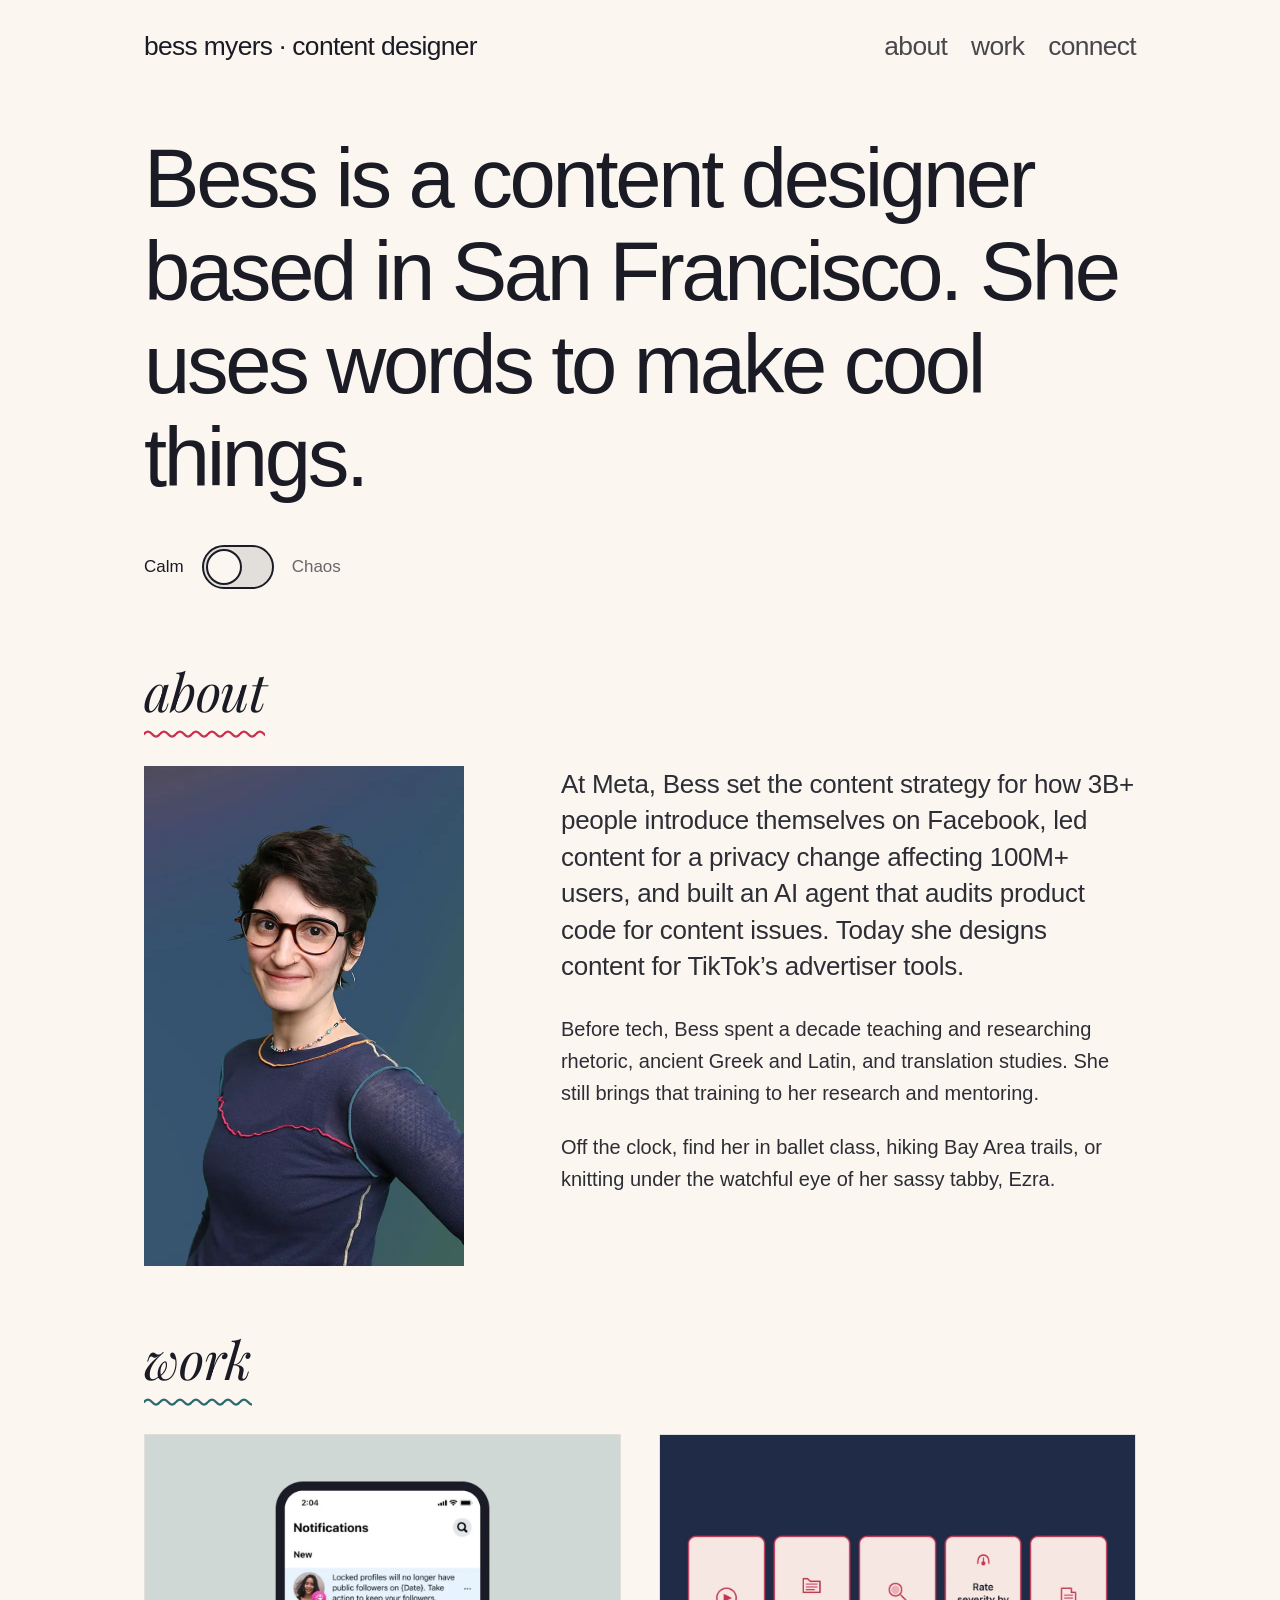
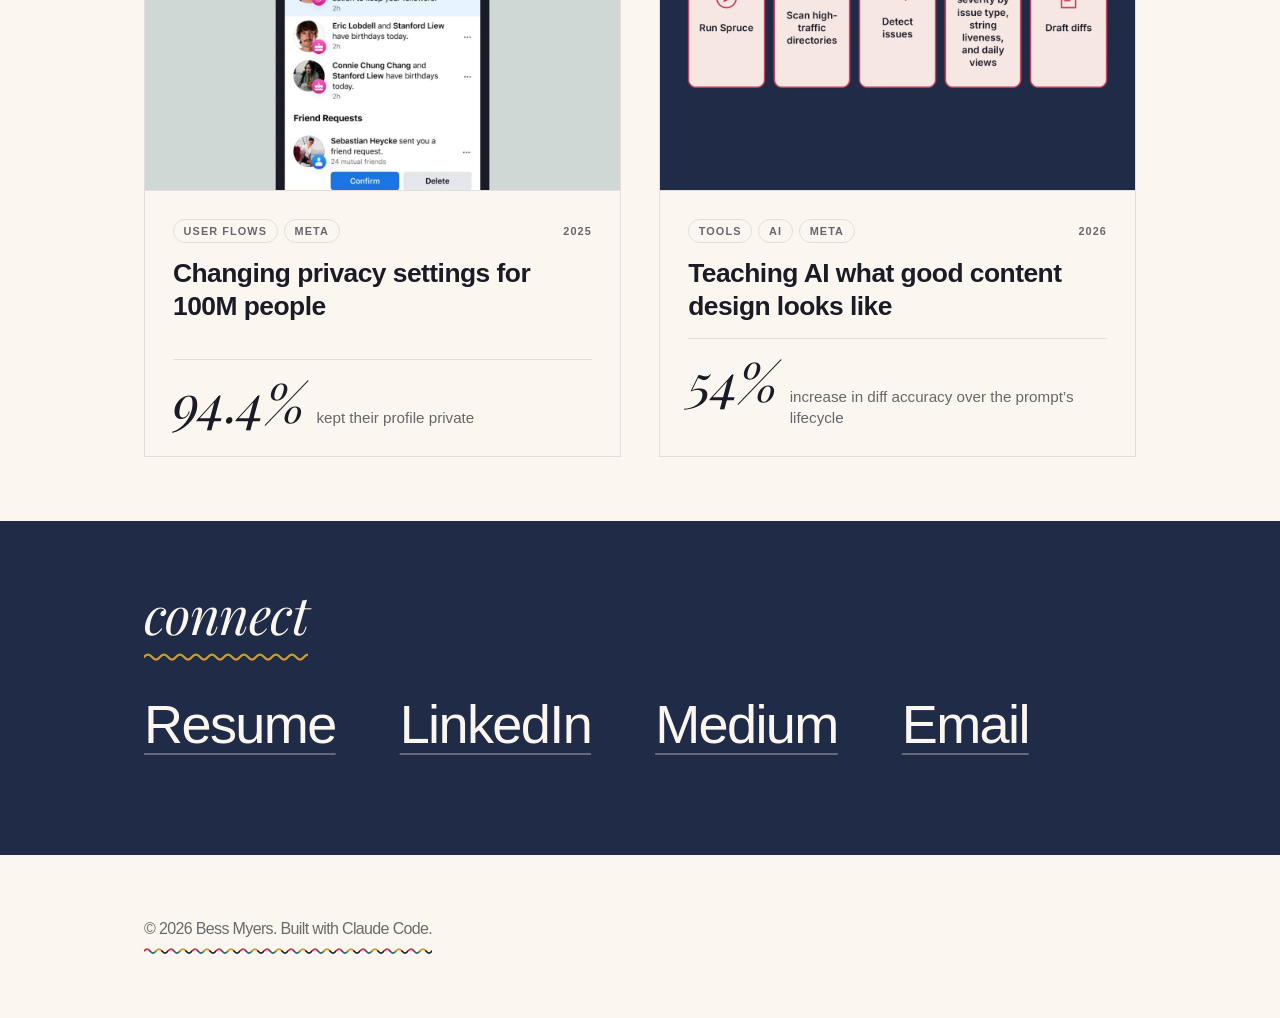
<file: index.html>
<!DOCTYPE html>
<html lang="en" data-chaos-custom>
<head>
  <meta charset="UTF-8" />
  <meta name="viewport" content="width=device-width, initial-scale=1.0" />
  <title>Bess Myers — Content designer</title>
  <!-- Social sharing -->
  <meta property="og:type" content="website" />
  <meta property="og:site_name" content="Bess Myers" />
  <meta property="og:title" content="Bess Myers — content designer" />
  <meta property="og:description" content="Bess Myers is a content designer based in San Francisco. She uses words to make cool things." />
  <meta property="og:url" content="https://bessmyers.com/" />
  <meta property="og:image" content="https://bessmyers.com/images/og-image.png" />
  <meta property="og:image:width" content="1200" />
  <meta property="og:image:height" content="630" />
  <meta property="og:image:alt" content="Bess Myers. Bess is a content designer based in San Francisco. She uses words to make cool things." />
  <meta name="twitter:card" content="summary_large_image" />
  <meta name="twitter:title" content="Bess Myers — content designer" />
  <meta name="twitter:description" content="Bess Myers is a content designer based in San Francisco. She uses words to make cool things." />
  <meta name="twitter:image" content="https://bessmyers.com/images/og-image.png" />
  <meta name="twitter:image:alt" content="Bess Myers. Bess is a content designer based in San Francisco. She uses words to make cool things." />
  <meta name="description" content="Bess Myers is a content designer based in San Francisco. She uses words to make cool things." />

  <link rel="icon" href="favicon.svg" type="image/svg+xml" />
  <link rel="preconnect" href="https://fonts.googleapis.com" />
  <link rel="preconnect" href="https://fonts.gstatic.com" crossorigin />
  <link href="https://fonts.googleapis.com/css2?family=Abril+Fatface&family=Bebas+Neue&family=Courier+Prime:wght@700&family=Dancing+Script:wght@600&family=Libre+Baskerville:ital,wght@0,700;1,400&family=Oswald:wght@600&family=Permanent+Marker&family=Playfair+Display:ital,wght@0,700;1,400&family=Special+Elite&family=UnifrakturMaguntia&display=swap" rel="stylesheet" />
  <link rel="preload" as="image" href="images/bess-parthenon.webp" type="image/webp" fetchpriority="low" />
  <script src="chaos.js?v=1"></script>
  <link rel="stylesheet" href="site.css?v=31" />
</head>
<body class="single-page">

  <header class="site-band site-band--header site-header">
    <div class="site-frame">
      <div class="section-inner section-inner--header">
        <a href="#top" class="site-name">Bess Myers · Content designer</a>
        <nav>
          <a href="#about">About</a>
          <a href="#work">Work</a>
          <a href="#connect">Connect</a>
          <span class="nav-switch-slot">
            <button type="button" class="nav-switch" role="switch" aria-checked="false" aria-label="Chaos mode" data-chaos-toggle>
              <span class="nav-switch-label" data-mode="calm" aria-hidden="true">Calm</span>
              <span class="nav-switch-track" aria-hidden="true"><span class="nav-switch-thumb"></span></span>
              <span class="nav-switch-label" data-mode="chaos" aria-hidden="true">Chaos</span>
            </button>
          </span>
        </nav>
      </div>
    </div>
  </header>

  <section id="top" class="landing-section site-band">
    <div class="site-frame landing-inner">
      <div class="hero-text-slot">
        <h1 class="hero-headline hero-headline--landing type-title type-title--hero">Bess is a content designer based in San Francisco. She uses words to make cool things.</h1>
      </div>
      <div class="hero-controls" data-chaos-anchor>
        <button
          type="button"
          class="hero-switch"
          id="hero-newspaper-toggle"
          role="switch"
          aria-checked="false"
          aria-label="Chaos mode"
          aria-describedby="hero-style-state"
        >
          <span class="hero-switch-option hero-switch-option--calm" data-mode="calm" aria-hidden="true">Calm</span>
          <span class="hero-switch-track" aria-hidden="true">
            <span class="hero-switch-thumb"></span>
          </span>
          <span class="hero-switch-option hero-switch-option--chaos" data-mode="chaos" aria-hidden="true">Chaos</span>
        </button>
        <span id="hero-style-state" class="visually-hidden">Currently: Calm</span>
      </div>
    </div>
  </section>

  <section id="about" class="site-band page-section reveal">
    <div class="site-frame">
      <div class="section-inner">
        <h2 class="section-label">About</h2>
        <div class="about-flex">
          <div class="about-photo-col">
            <div class="about-photo-stack">
              <picture class="about-photo-layer about-photo-layer--calm">
                <source srcset="images/bess-bright.webp" type="image/webp" />
                <img src="images/bess-bright.jpg" alt="Bess Myers" class="about-photo" width="640" height="1000" />
              </picture>
              <!-- Chaos photo: loaded with the page (and preloaded in <head>) so the swap never flashes -->
              <picture class="about-photo-layer about-photo-layer--chaos">
                <source srcset="images/bess-parthenon.webp" type="image/webp" />
                <img src="images/bess-parthenon.jpg" alt="Bess in sunglasses in front of the Parthenon." class="about-photo" width="640" height="1000" loading="eager" decoding="async" fetchpriority="low" />
              </picture>
            </div>
          </div>
          <div class="about-text-col about-text">
            <p>
              At Meta, Bess set the content strategy for how 3B+ people introduce themselves on Facebook, led content for a privacy change affecting 100M+ users, and built an AI agent that audits product code for content issues. Today she designs content for TikTok&rsquo;s advertiser tools.
            </p>
            <p>
              Before tech, Bess spent a decade teaching and researching rhetoric, ancient Greek and Latin, and translation studies. She still brings that training to her research and mentoring.
            </p>
            <p>
              Off the clock, find her in ballet class, hiking Bay Area trails, or knitting under the watchful eye of her sassy tabby, Ezra.
            </p>
          </div>
        </div>
      </div>
    </div>
  </section>

  <section id="work" class="site-band page-section portfolio-section reveal">
    <div class="site-frame">
      <div class="section-inner">
        <h2 class="section-label">Work</h2>

        <div class="portfolio-wrap">
          <ul class="work-cards" role="list">
              <li>
                <a class="work-card" href="work/locked-profiles.html">
                  <picture class="work-card-media">
                    <source srcset="images/work/locked-profiles.webp" type="image/webp" />
                    <img src="images/work/locked-profiles.jpg" alt="" width="1200" height="900" loading="lazy" />
                  </picture>
                  <div class="work-card-body">
                    <div class="work-card-meta">
                      <ul class="work-card-tags" aria-label="Tags"><li>User flows</li><li>Meta</li></ul>
                      <time class="work-card-year" datetime="2025">2025</time>
                    </div>
                    <h3 class="work-card-title"><span class="work-card-title-text">Changing privacy settings for 100M people</span></h3>
                    <p class="work-card-metric"><span class="work-card-metric-value">94.4%</span> <span class="work-card-metric-label">kept their profile private</span></p>
                  </div>
                </a>
              </li>
              <li>
                <a class="work-card" href="work/ai-auditing.html">
                  <picture class="work-card-media">
                    <source srcset="images/work/ai-auditing.webp" type="image/webp" />
                    <img src="images/work/ai-auditing.jpg" alt="" width="1200" height="900" loading="lazy" />
                  </picture>
                  <div class="work-card-body">
                    <div class="work-card-meta">
                      <ul class="work-card-tags" aria-label="Tags"><li>Tools</li><li>AI</li><li>Meta</li></ul>
                      <time class="work-card-year" datetime="2026">2026</time>
                    </div>
                    <h3 class="work-card-title"><span class="work-card-title-text">Teaching AI what good content design looks like</span></h3>
                    <p class="work-card-metric"><span class="work-card-metric-value">54%</span> <span class="work-card-metric-label">increase in diff accuracy over the prompt’s lifecycle</span></p>
                  </div>
                </a>
              </li>
          </ul>

        </div>
      </div>
    </div>
  </section>

  <section id="connect" class="site-band page-section connect-band reveal">
    <div class="site-frame">
      <div class="section-inner">
        <h2 class="section-label">Connect</h2>
        <ul class="connect-links" role="list">
          <li><a class="connect-link" href="/resume.pdf" target="_blank" rel="noopener">Resume</a></li>
          <li><a class="connect-link" href="https://www.linkedin.com/in/bessrhmyers/" target="_blank" rel="noopener">LinkedIn</a></li>
          <li><a class="connect-link" href="https://medium.com/@bessrhmyers" target="_blank" rel="noopener">Medium</a></li>
          <li><a class="connect-link" href="mailto:bessrhmyers@gmail.com">Email</a></li>
        </ul>
      </div>
    </div>
  </section>

  <footer class="site-band site-band--footer">
    <div class="site-frame">
      <div class="section-inner">
        <p class="footer-copy">© 2026 Bess Myers. Built with Claude Code.</p>
      </div>
    </div>
  </footer>

  <script>
    (function initHeroNewspaperToggle() {
      var toggle = document.getElementById('hero-newspaper-toggle');
      var hero = document.querySelector('.hero-headline');
      var heroSlot = document.querySelector('.hero-text-slot');
      if (!toggle || !hero || !heroSlot) return;

      var text = hero.textContent.trim();
      var fontCount = 11;
      var resizeTimer;
      var plainLineCount = 0;
      var desktopMQ = window.matchMedia('(min-width: 601px)');
      var prefersReducedMotion = window.matchMedia('(prefers-reduced-motion: reduce)').matches;
      var isAnimating = false;
      var pendingMode = null;
      var HERO_FADE_MS = 250;

      var stateText = document.getElementById('hero-style-state');

      function setChecked(on) {
        toggle.setAttribute('aria-checked', on ? 'true' : 'false');
        if (stateText) stateText.textContent = on ? 'Currently: Chaos' : 'Currently: Calm';
      }

      // Count visual lines. Mixed fonts sit at slightly different heights on the
      // same line, so group text boxes whose vertical centres are close together.
      function getLineCount(el) {
        var range = document.createRange();
        range.selectNodeContents(el);
        var rects = range.getClientRects();
        var tolerance = parseFloat(window.getComputedStyle(el).fontSize) * 0.5;
        var centres = [];
        for (var i = 0; i < rects.length; i++) {
          if (rects[i].width > 0) centres.push((rects[i].top + rects[i].bottom) / 2);
        }
        centres.sort(function (a, b) { return a - b; });
        var lines = 0;
        var last = -Infinity;
        for (var j = 0; j < centres.length; j++) {
          if (centres[j] - last > tolerance) lines++;
          last = centres[j];
        }
        return lines;
      }

      function updateHeroSlotHeight() {
        var wasNewspaper = document.documentElement.getAttribute('data-hero-font') === 'newspaper';
        var savedFontSize = hero.style.fontSize;

        hero.style.fontSize = '';
        hero.textContent = text;
        document.documentElement.removeAttribute('data-hero-font');
        void hero.offsetHeight;
        heroSlot.style.minHeight = hero.scrollHeight + 'px';

        if (wasNewspaper) {
          wrapNewspaperWords();
          hero.style.fontSize = savedFontSize;
        } else {
          plainLineCount = getLineCount(hero);
        }
      }

      function measurePlainLineCount() {
        hero.style.fontSize = '';
        hero.textContent = text;
        document.documentElement.removeAttribute('data-hero-font');
        void hero.offsetHeight;
        plainLineCount = getLineCount(hero);
      }

      function wrapNewspaperWords() {
        var words = text.split(/\s+/);
        hero.innerHTML = words.map(function (word, i) {
          return '<span class="hero-word hero-word--f' + (i % fontCount) + '">' + word + '</span>';
        }).join(' ');
        document.documentElement.setAttribute('data-hero-font', 'newspaper');
      }

      // Chaos beyond the hero: section headings become mixed-font letters.
      // The heading keeps its text as an aria-label so it isn't read letter by letter.
      var sectionHeadings = document.querySelectorAll('.section-label');
      var headingText = Array.prototype.map.call(sectionHeadings, function (h) { return h.textContent.trim(); });

      function setChaosHeadings(on) {
        sectionHeadings.forEach(function (h, hi) {
          var label = headingText[hi];
          if (!on) {
            if (h.hasAttribute('aria-label')) {
              h.textContent = label;
              h.removeAttribute('aria-label');
            }
            return;
          }
          if (h.hasAttribute('aria-label')) return;
          h.setAttribute('aria-label', label);
          h.innerHTML = '<span aria-hidden="true">' + label.split('').map(function (ch, i) {
            return '<span class="chaos-letter hero-word--f' + ((i * 4 + hi * 3 + 1) % fontCount) + '">' + ch + '</span>';
          }).join('') + '</span>';
        });
      }

      function clearHeroFade() {
        hero.style.transition = '';
        hero.style.opacity = '';
      }

      function setAnimating(active) {
        isAnimating = active;
        toggle.setAttribute('aria-busy', active ? 'true' : 'false');
      }

      function fitNewspaperFontSize() {
        if (!desktopMQ.matches) {
          return;
        }

        hero.style.fontSize = '';
        void hero.offsetHeight;

        if (getLineCount(hero) <= plainLineCount) {
          return;
        }

        var sizePx = parseFloat(window.getComputedStyle(hero).fontSize);
        var minPx = sizePx * 0.7;
        var low = minPx;
        var high = sizePx;

        while (high - low > 0.5) {
          var mid = (low + high) / 2;
          hero.style.fontSize = mid + 'px';
          void hero.offsetHeight;
          if (getLineCount(hero) <= plainLineCount) {
            low = mid;
          } else {
            high = mid;
          }
        }

        hero.style.fontSize = low + 'px';
      }

      function refreshPlainLineCount() {
        var wasNewspaper = document.documentElement.getAttribute('data-hero-font') === 'newspaper';
        var savedFontSize = hero.style.fontSize;

        measurePlainLineCount();

        if (wasNewspaper) {
          wrapNewspaperWords();
          hero.style.fontSize = savedFontSize;
        }
      }

      function renderPlain() {
        clearHeroFade();
        setChaosHeadings(false);
        hero.textContent = text;
        hero.style.fontSize = '';
        document.documentElement.removeAttribute('data-hero-font');
        setChecked(false);
        void hero.offsetHeight;
        plainLineCount = getLineCount(hero);
      }

      function renderNewspaper() {
        if (!plainLineCount) {
          measurePlainLineCount();
        }
        wrapNewspaperWords();
        setChaosHeadings(true);
        setChecked(true);
        fitNewspaperFontSize();
      }

      function crossfadeHero(applyRender) {
        setAnimating(true);
        hero.style.transition = 'opacity ' + HERO_FADE_MS + 'ms var(--ease-out)';
        hero.style.opacity = '0';

        window.setTimeout(function () {
          applyRender();
          void hero.offsetHeight;
          hero.style.opacity = '1';
          window.setTimeout(function () {
            clearHeroFade();
            setAnimating(false);
            // A toggle was flipped mid-animation: catch up to the latest state
            if (pendingMode !== null) {
              var next = pendingMode;
              pendingMode = null;
              if (next !== (toggle.getAttribute('aria-checked') === 'true')) setMode(next);
            }
          }, HERO_FADE_MS);
        }, HERO_FADE_MS);
      }

      // Renders a mode; the state itself (and localStorage) lives in SiteChaos
      function setMode(on, options) {
        options = options || {};

        if (options.instant || prefersReducedMotion) {
          if (on) renderNewspaper();
          else renderPlain();
          return;
        }

        if (isAnimating) {
          pendingMode = on;
          return;
        }

        setChecked(on);

        if (on) crossfadeHero(renderNewspaper);
        else crossfadeHero(renderPlain);
      }

      function onResize() {
        updateHeroSlotHeight();
        if (toggle.getAttribute('aria-checked') === 'true') {
          refreshPlainLineCount();
          fitNewspaperFontSize();
        } else {
          renderPlain();
        }
      }

      toggle.addEventListener('click', function (e) {
        var isOn = window.SiteChaos.get();
        var picked = e.target.closest && e.target.closest('[data-mode]');
        var next = picked ? picked.getAttribute('data-mode') === 'chaos' : !isOn;
        window.SiteChaos.set(next);
      });

      // Hero toggle, nav switch and other tabs all go through SiteChaos
      window.SiteChaos.subscribe(function (on) {
        if (on !== (toggle.getAttribute('aria-checked') === 'true') || isAnimating) setMode(on);
      });

      window.addEventListener('resize', function () {
        clearTimeout(resizeTimer);
        resizeTimer = setTimeout(onResize, 150);
      });

      var saved = window.SiteChaos.get();

      renderPlain();
      updateHeroSlotHeight();

      function applySavedNewspaper() {
        if (saved) setMode(true, { instant: true });
      }

      if (saved && document.fonts && document.fonts.ready) {
        document.fonts.ready.then(applySavedNewspaper);
      } else if (saved) {
        applySavedNewspaper();
      }
    })();

    (function initReveal() {
      var prefersReduced = window.matchMedia('(prefers-reduced-motion: reduce)').matches;
      var blocks = document.querySelectorAll('.reveal:not(.is-visible)');

      if (prefersReduced) {
        blocks.forEach(function (el) { el.classList.add('is-visible'); });
        return;
      }

      var observer = new IntersectionObserver(function (entries) {
        entries.forEach(function (entry) {
          if (entry.isIntersecting) {
            entry.target.classList.add('is-visible');
            observer.unobserve(entry.target);
          }
        });
      }, { threshold: 0.08 });

      blocks.forEach(function (el) { observer.observe(el); });
    })();
  </script>

</body>
</html>
</file>
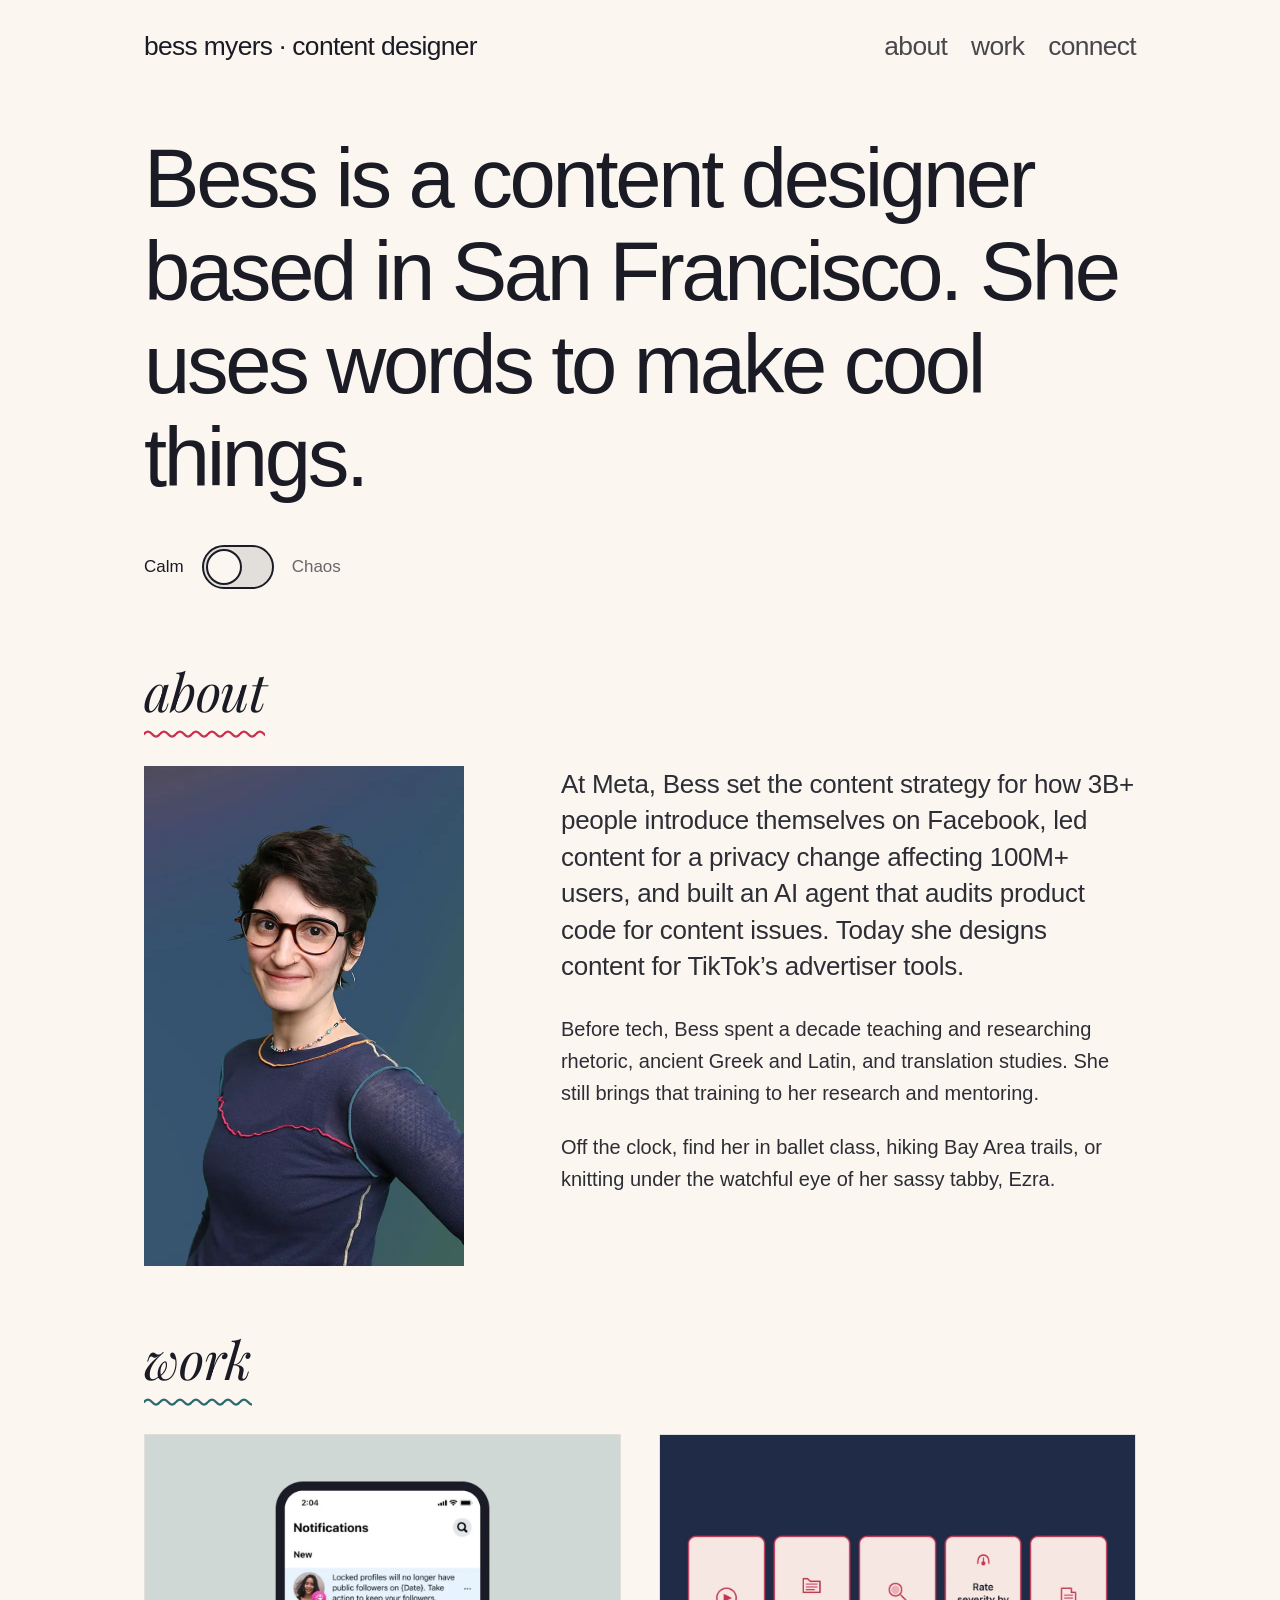
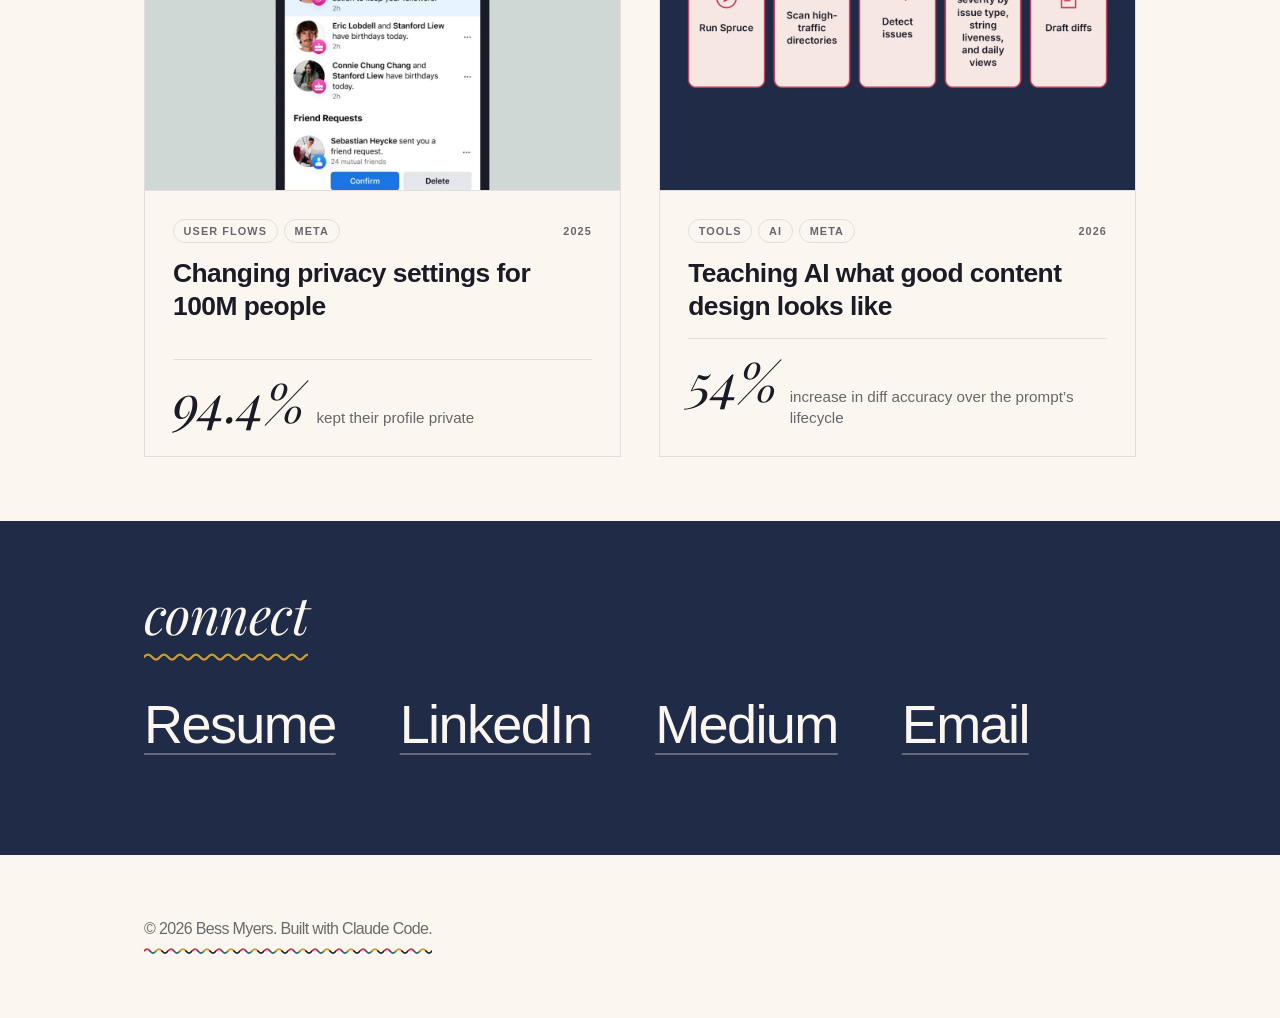
<file: about.html>
<!DOCTYPE html>
<html lang="en">
<head>
  <meta charset="UTF-8" />
  <meta http-equiv="refresh" content="0; url=index.html#about" />
  <link rel="canonical" href="index.html#about" />
  <link rel="icon" href="favicon.svg" type="image/svg+xml" />
  <title>Redirecting…</title>
  <meta name="description" content="Bess Myers is a content designer based in San Francisco. She uses words to make cool things." />
  <!-- Social sharing -->
  <meta property="og:type" content="website" />
  <meta property="og:site_name" content="Bess Myers" />
  <meta property="og:title" content="Bess Myers — content designer" />
  <meta property="og:description" content="Bess Myers is a content designer based in San Francisco. She uses words to make cool things." />
  <meta property="og:url" content="https://bessmyers.com/#about" />
  <meta property="og:image" content="https://bessmyers.com/images/og-image.png" />
  <meta property="og:image:width" content="1200" />
  <meta property="og:image:height" content="630" />
  <meta property="og:image:alt" content="Bess Myers. Bess is a content designer based in San Francisco. She uses words to make cool things." />
  <meta name="twitter:card" content="summary_large_image" />
  <meta name="twitter:title" content="Bess Myers — content designer" />
  <meta name="twitter:description" content="Bess Myers is a content designer based in San Francisco. She uses words to make cool things." />
  <meta name="twitter:image" content="https://bessmyers.com/images/og-image.png" />
  <meta name="twitter:image:alt" content="Bess Myers. Bess is a content designer based in San Francisco. She uses words to make cool things." />
  <script>window.location.replace('index.html#about');</script>
</head>
<body>
  <p><a href="index.html#about">Continue to about</a></p>
</body>
</html>
</file>
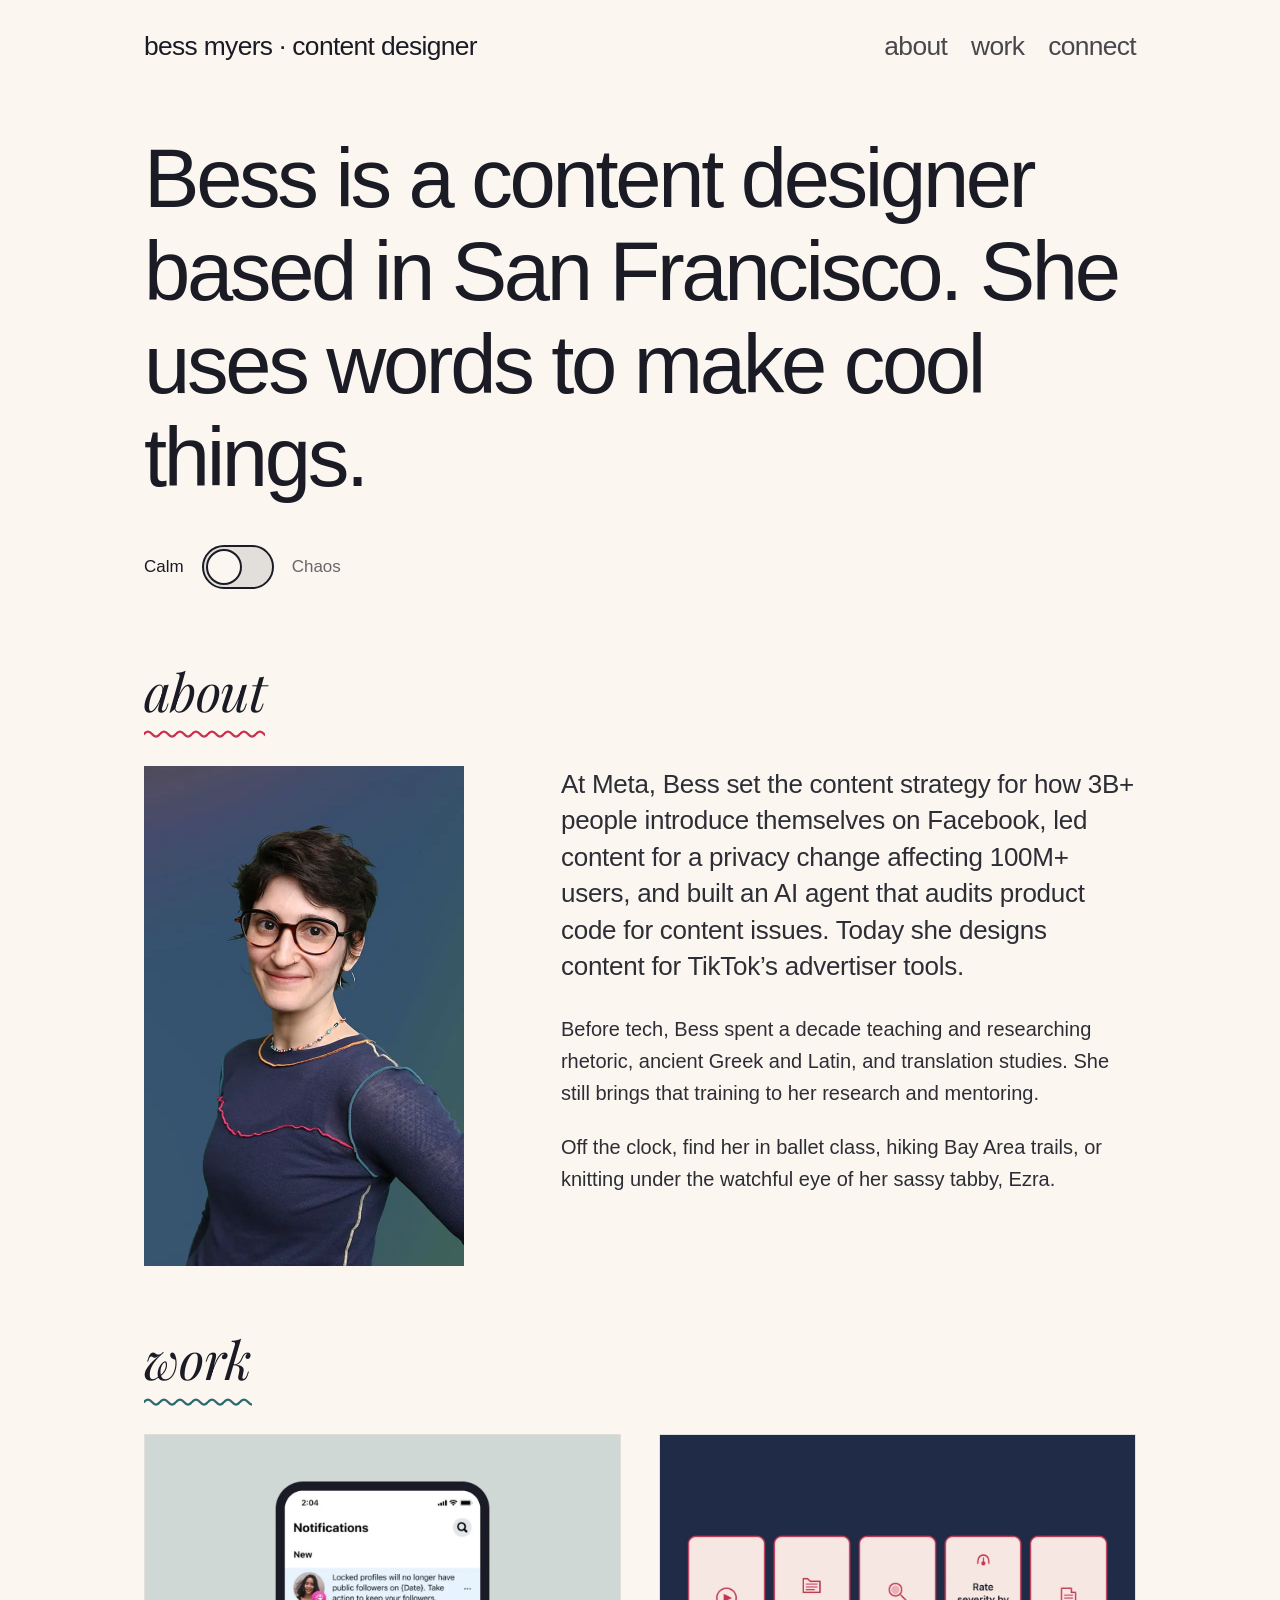
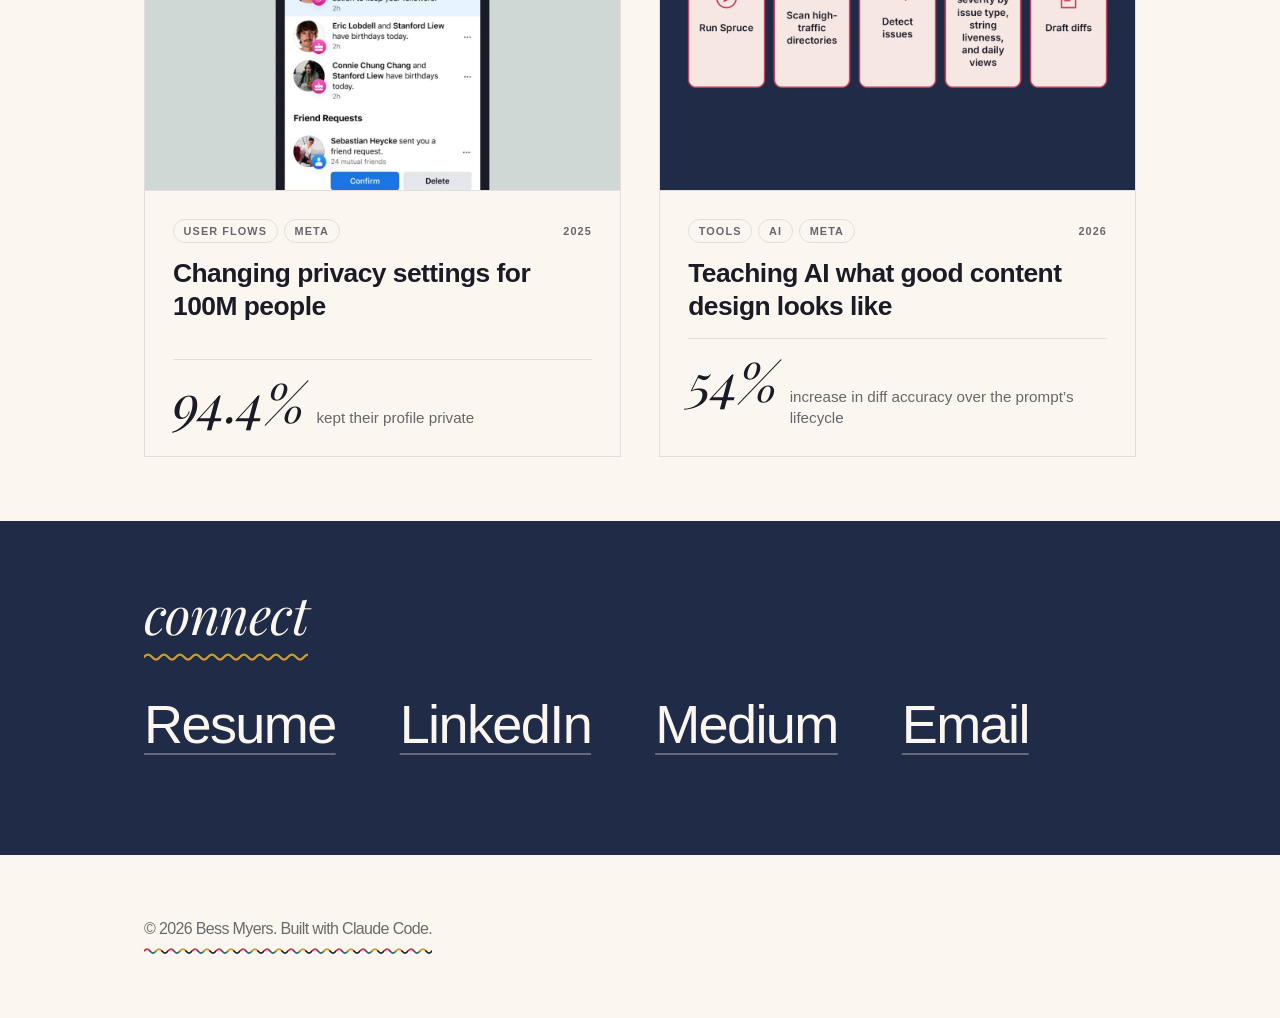
<file: connect.html>
<!DOCTYPE html>
<html lang="en">
<head>
  <meta charset="UTF-8" />
  <meta http-equiv="refresh" content="0; url=index.html#connect" />
  <link rel="canonical" href="index.html#connect" />
  <link rel="icon" href="favicon.svg" type="image/svg+xml" />
  <title>Redirecting…</title>
  <meta name="description" content="Bess Myers is a content designer based in San Francisco. She uses words to make cool things." />
  <!-- Social sharing -->
  <meta property="og:type" content="website" />
  <meta property="og:site_name" content="Bess Myers" />
  <meta property="og:title" content="Bess Myers — content designer" />
  <meta property="og:description" content="Bess Myers is a content designer based in San Francisco. She uses words to make cool things." />
  <meta property="og:url" content="https://bessmyers.com/#connect" />
  <meta property="og:image" content="https://bessmyers.com/images/og-image.png" />
  <meta property="og:image:width" content="1200" />
  <meta property="og:image:height" content="630" />
  <meta property="og:image:alt" content="Bess Myers. Bess is a content designer based in San Francisco. She uses words to make cool things." />
  <meta name="twitter:card" content="summary_large_image" />
  <meta name="twitter:title" content="Bess Myers — content designer" />
  <meta name="twitter:description" content="Bess Myers is a content designer based in San Francisco. She uses words to make cool things." />
  <meta name="twitter:image" content="https://bessmyers.com/images/og-image.png" />
  <meta name="twitter:image:alt" content="Bess Myers. Bess is a content designer based in San Francisco. She uses words to make cool things." />
  <script>window.location.replace('index.html#connect');</script>
</head>
<body>
  <p><a href="index.html#connect">Continue to connect</a></p>
</body>
</html>
</file>
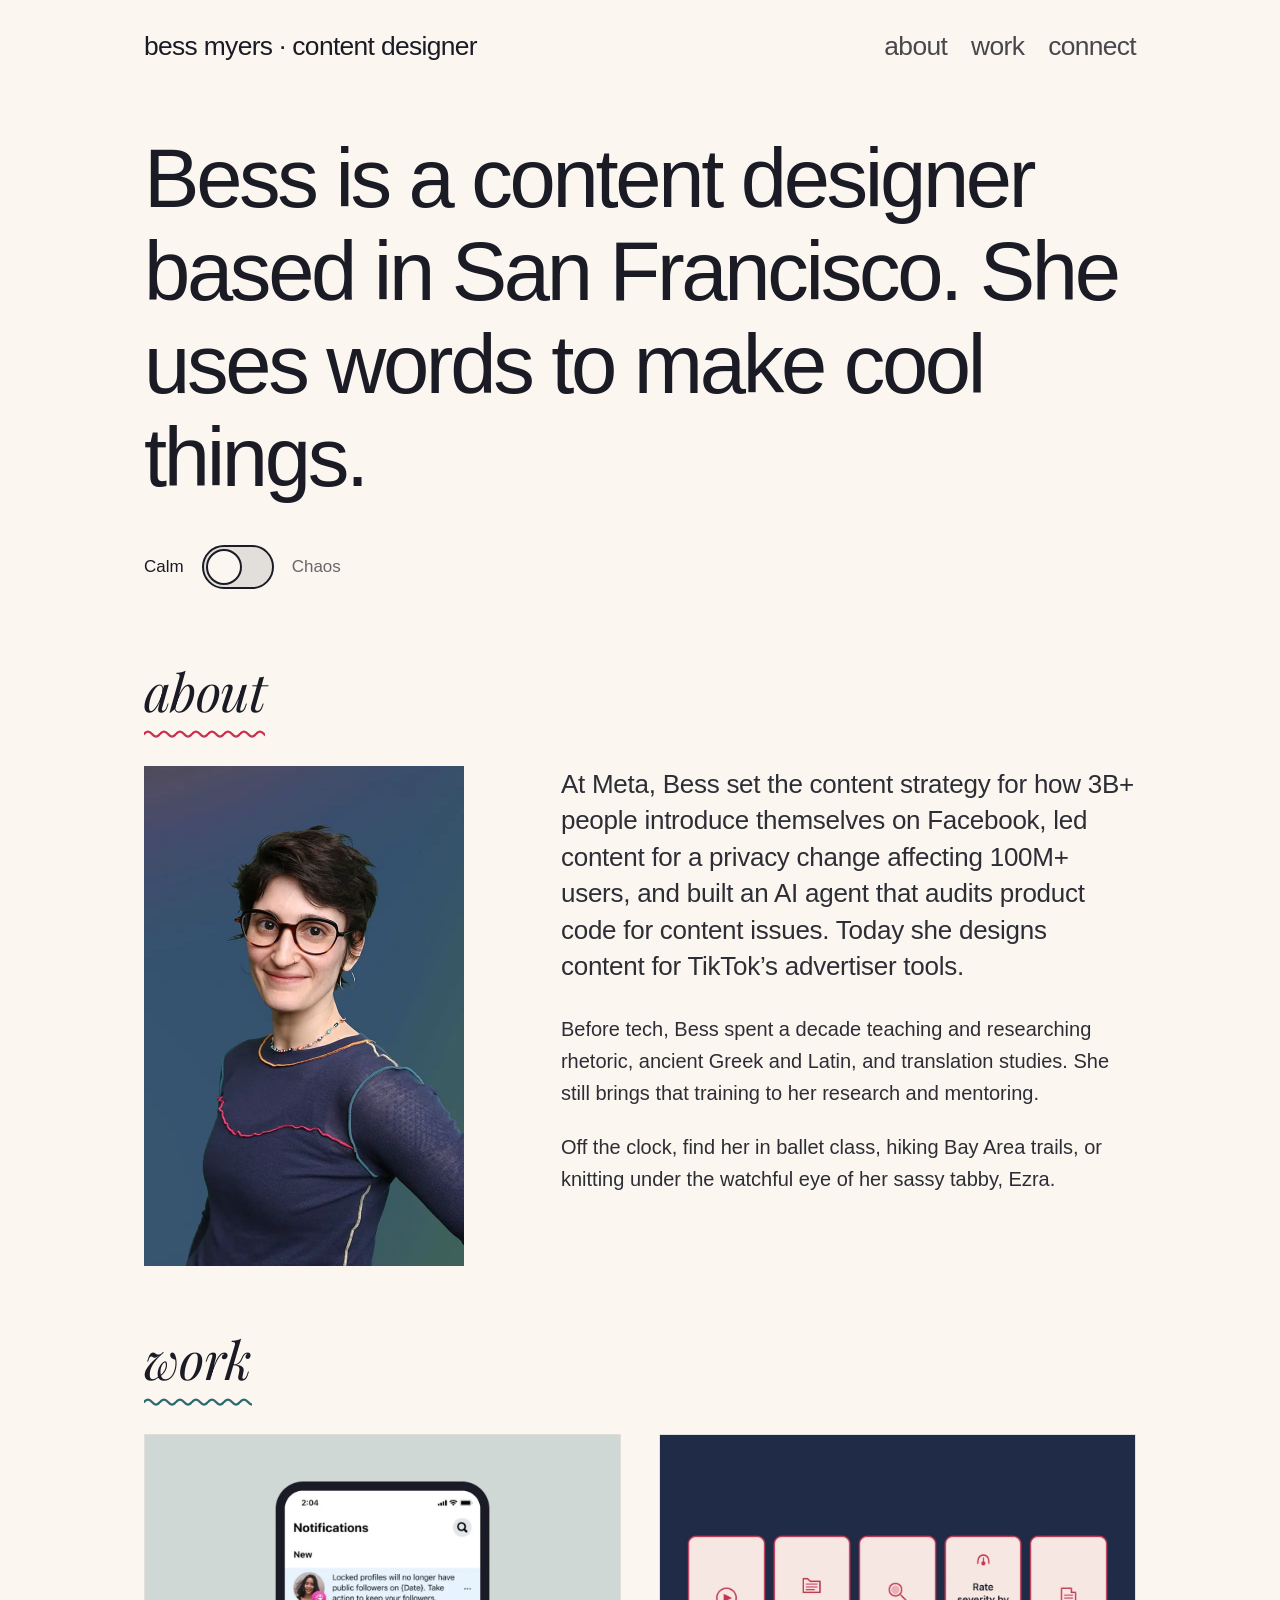
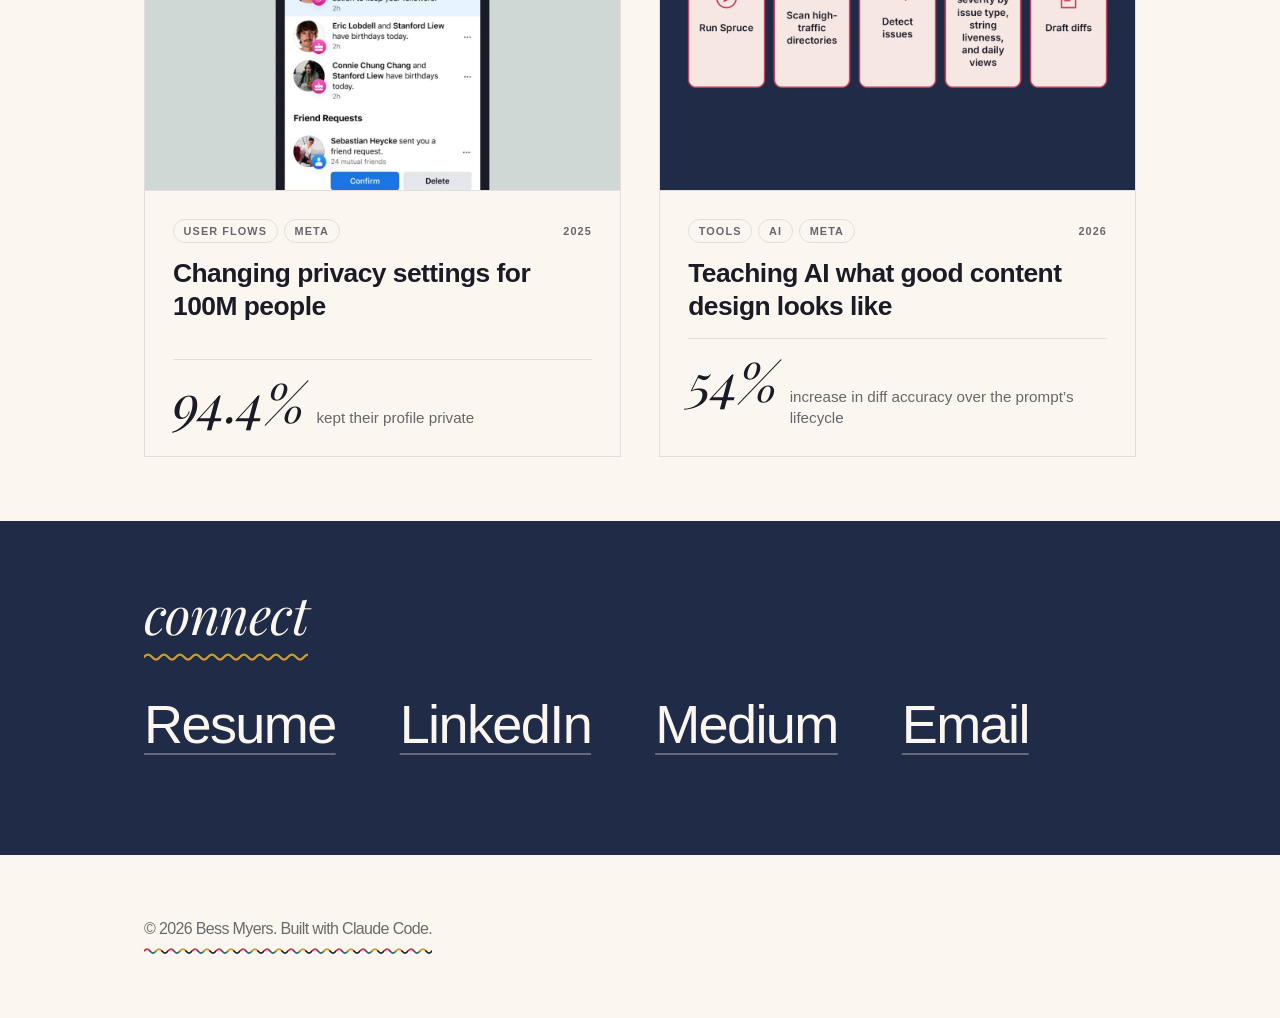
<file: work.html>
<!DOCTYPE html>
<html lang="en">
<head>
  <meta charset="UTF-8" />
  <meta http-equiv="refresh" content="0; url=index.html#work" />
  <link rel="canonical" href="index.html#work" />
  <link rel="icon" href="favicon.svg" type="image/svg+xml" />
  <title>Redirecting…</title>
  <meta name="description" content="Bess Myers is a content designer based in San Francisco. She uses words to make cool things." />
  <!-- Social sharing -->
  <meta property="og:type" content="website" />
  <meta property="og:site_name" content="Bess Myers" />
  <meta property="og:title" content="Bess Myers — content designer" />
  <meta property="og:description" content="Bess Myers is a content designer based in San Francisco. She uses words to make cool things." />
  <meta property="og:url" content="https://bessmyers.com/#work" />
  <meta property="og:image" content="https://bessmyers.com/images/og-image.png" />
  <meta property="og:image:width" content="1200" />
  <meta property="og:image:height" content="630" />
  <meta property="og:image:alt" content="Bess Myers. Bess is a content designer based in San Francisco. She uses words to make cool things." />
  <meta name="twitter:card" content="summary_large_image" />
  <meta name="twitter:title" content="Bess Myers — content designer" />
  <meta name="twitter:description" content="Bess Myers is a content designer based in San Francisco. She uses words to make cool things." />
  <meta name="twitter:image" content="https://bessmyers.com/images/og-image.png" />
  <meta name="twitter:image:alt" content="Bess Myers. Bess is a content designer based in San Francisco. She uses words to make cool things." />
  <script>window.location.replace('index.html#work');</script>
</head>
<body>
  <p><a href="index.html#work">Continue to work</a></p>
</body>
</html>
</file>
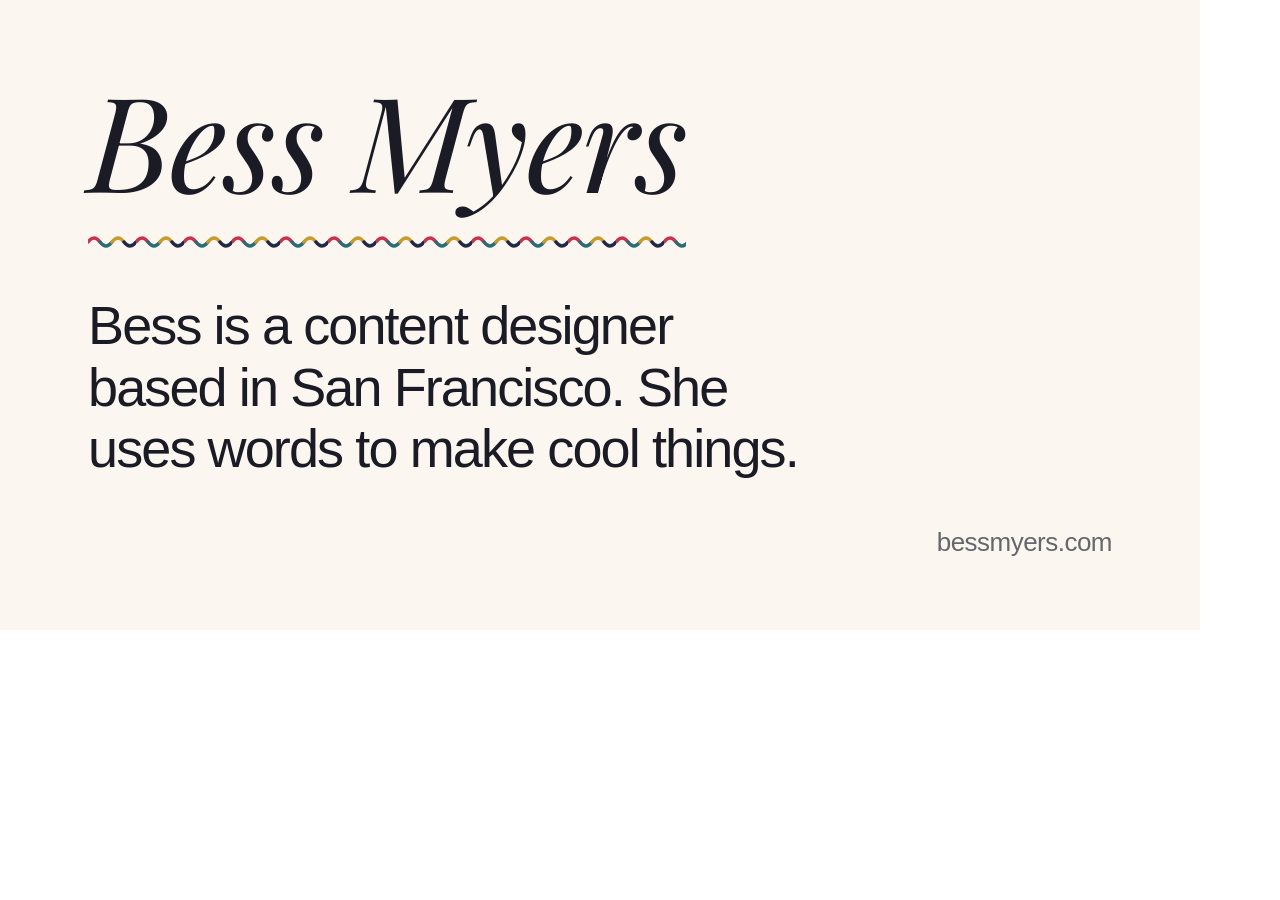
<file: tools/og-image.html>
<!DOCTYPE html><html><head><meta charset="utf-8">
<!-- Source for images/og-image.png (1200x630). Re-render with a headless browser at deviceScaleFactor 1 and screenshot .card -->
<link href="https://fonts.googleapis.com/css2?family=Playfair+Display:ital,wght@1,400&display=block" rel="stylesheet">
<link rel="stylesheet" href="../tokens.css">
<style>
  html,body{margin:0}
  .card{width:1200px;height:630px;box-sizing:border-box;background:var(--paper);color:var(--ink);padding:72px 88px;display:flex;flex-direction:column;justify-content:space-between;font-family:'Helvetica Neue',Helvetica,Arial,sans-serif}
  .name{font-family:var(--display);font-style:italic;font-weight:400;font-size:132px;line-height:1;letter-spacing:-0.01em;margin:0;width:fit-content;padding-bottom:44px;
        background-image:url("data:image/svg+xml,%3Csvg xmlns='http://www.w3.org/2000/svg' width='24' height='6'%3E%3Cg fill='none' stroke-width='1.75' stroke-linecap='round'%3E%3Cpath d='M0 3Q3 -1 6 3' stroke='%23C8334F'/%3E%3Cpath d='M6 3Q9 7 12 3' stroke='%232D6B72'/%3E%3Cpath d='M12 3Q15 -1 18 3' stroke='%23C99A2E'/%3E%3Cpath d='M18 3Q21 7 24 3' stroke='%231F2B47'/%3E%3C/g%3E%3C/svg%3E");background-repeat:repeat-x;background-position:0 100%;background-size:48px 12px}
  .line{font-size:54px;font-weight:400;line-height:1.14;letter-spacing:-0.035em;margin:0;max-width:1000px;text-wrap:balance}
  .foot{display:flex;justify-content:space-between;align-items:baseline;font-size:26px;letter-spacing:-0.02em;color:var(--ink-gray)}
</style></head><body>
<div class="card">
  <p class="name">Bess Myers</p>
  <p class="line">Bess is a content designer based in San Francisco. She uses words to make cool things.</p>
  <div class="foot"><span></span><span>bessmyers.com</span></div>
</div></body></html>
</file>
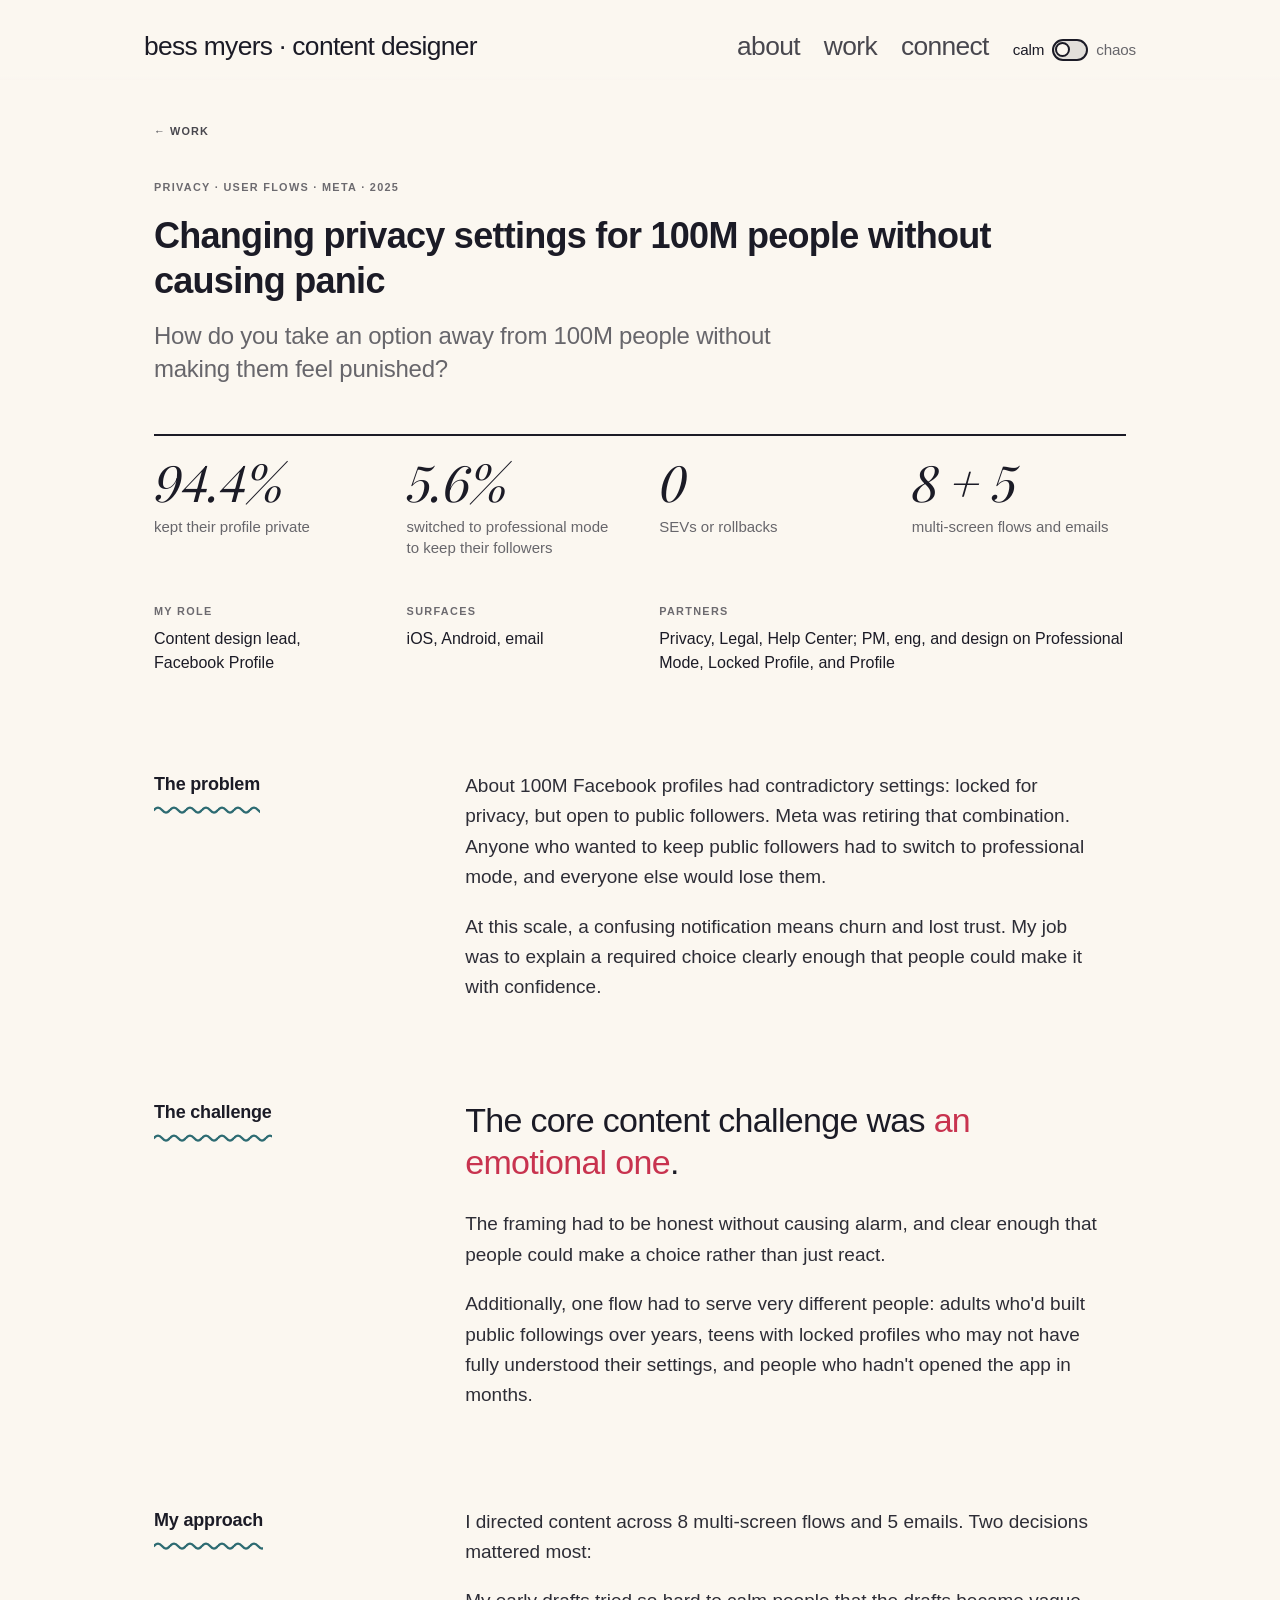
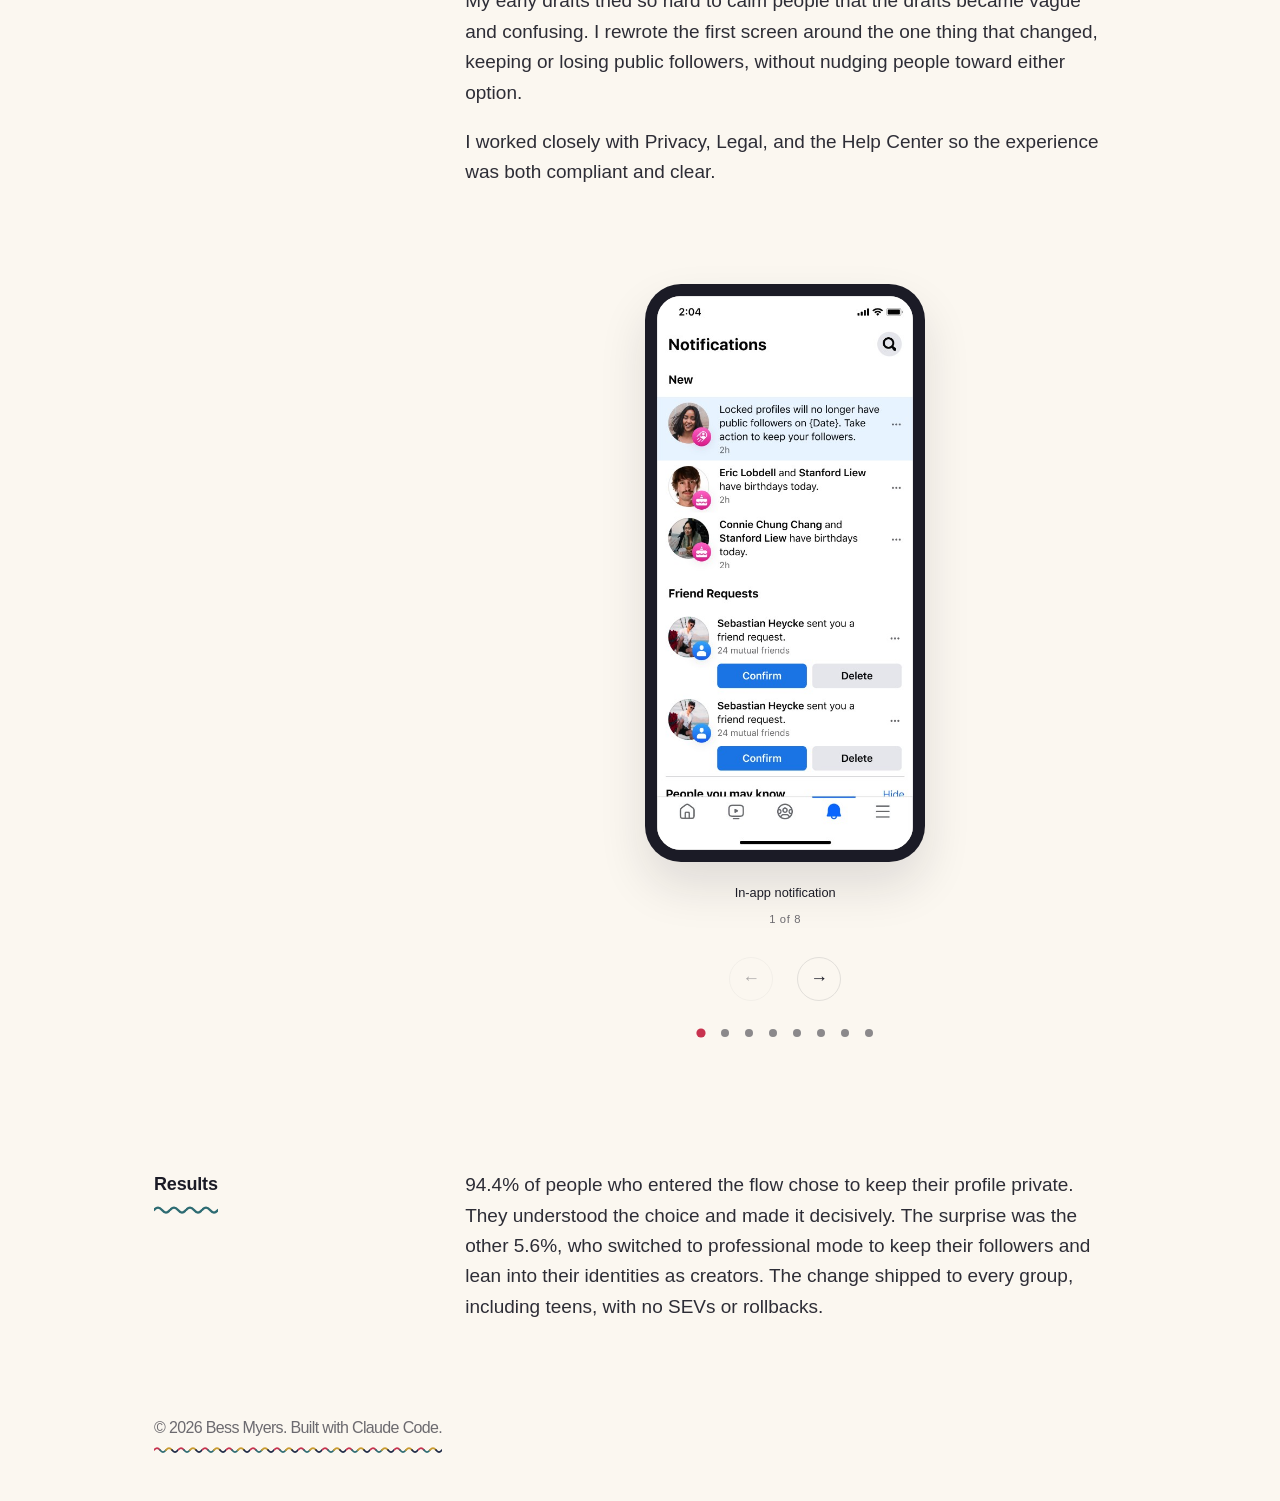
<file: work/locked-profiles.html>
<!DOCTYPE html>
<html lang="en">
<head>
  <meta charset="UTF-8" />
  <meta name="viewport" content="width=device-width, initial-scale=1.0" />
  <title>Changing privacy settings for 100M people — Bess Myers</title>
  <meta name="description" content="How do you take an option away from 100M people without making them feel punished? A content design case study by Bess Myers." />
  <!-- Social sharing -->
  <meta property="og:type" content="website" />
  <meta property="og:site_name" content="Bess Myers" />
  <meta property="og:title" content="Changing privacy settings for 100M people — Bess Myers" />
  <meta property="og:description" content="How do you take an option away from 100M people without making them feel punished? A content design case study by Bess Myers." />
  <meta property="og:url" content="https://bessmyers.com/work/locked-profiles.html" />
  <meta property="og:image" content="https://bessmyers.com/images/og-image.png" />
  <meta property="og:image:width" content="1200" />
  <meta property="og:image:height" content="630" />
  <meta property="og:image:alt" content="Bess Myers. Bess is a content designer based in San Francisco. She uses words to make cool things." />
  <meta name="twitter:card" content="summary_large_image" />
  <meta name="twitter:title" content="Changing privacy settings for 100M people — Bess Myers" />
  <meta name="twitter:description" content="How do you take an option away from 100M people without making them feel punished? A content design case study by Bess Myers." />
  <meta name="twitter:image" content="https://bessmyers.com/images/og-image.png" />
  <meta name="twitter:image:alt" content="Bess Myers. Bess is a content designer based in San Francisco. She uses words to make cool things." />
  <link rel="icon" href="../favicon.svg" type="image/svg+xml" />
  <link rel="preconnect" href="https://fonts.googleapis.com" />
  <link rel="preconnect" href="https://fonts.gstatic.com" crossorigin />
  <link href="https://fonts.googleapis.com/css2?family=Abril+Fatface&family=Bebas+Neue&family=Courier+Prime:wght@700&family=Dancing+Script:wght@600&family=Libre+Baskerville:ital,wght@0,400;0,700;1,400&family=Oswald:wght@600&family=Permanent+Marker&family=Playfair+Display:ital,wght@0,700;1,400;1,700&family=Special+Elite&family=UnifrakturMaguntia&display=swap" rel="stylesheet" />
  <link rel="stylesheet" href="work.css?v=31" />
  <script src="../chaos.js?v=1"></script>
</head>
<body>
<header class="site-band site-band--header site-header">
  <div class="site-frame">
    <div class="section-inner section-inner--header">
      <a href="../index.html" class="site-name">Bess Myers · Content designer</a>
      <nav>
        <a href="../index.html#about">About</a>
        <a href="../index.html#work">Work</a>
        <a href="../index.html#connect">Connect</a>
        <span class="nav-switch-slot is-shown">
          <button type="button" class="nav-switch" role="switch" aria-checked="false" aria-label="Chaos mode" data-chaos-toggle>
            <span class="nav-switch-label" data-mode="calm" aria-hidden="true">Calm</span>
            <span class="nav-switch-track" aria-hidden="true"><span class="nav-switch-thumb"></span></span>
            <span class="nav-switch-label" data-mode="chaos" aria-hidden="true">Chaos</span>
          </button>
        </span>
      </nav>
    </div>
  </div>
</header>
<div class="site-wrap site-wrap--wide">
  <header class="case-header">
    <a href="../work.html" class="case-back">← Work</a>
    <p class="case-tag">Privacy · User flows · Meta · 2025</p>
    <h1 data-chaos-words class="case-title type-title type-title--case">Changing privacy settings for 100M people without causing panic</h1>
    <p class="case-subtitle">How do you take an option away from 100M people without making them feel punished?</p>
    <ul class="case-results" aria-label="Results">
      <li><span class="case-results-value">94.4%</span> <span class="case-results-label">kept their profile private</span></li>
      <li><span class="case-results-value">5.6%</span> <span class="case-results-label">switched to professional mode to keep their followers</span></li>
      <li><span class="case-results-value">0</span> <span class="case-results-label">SEVs or rollbacks</span></li>
      <li><span class="case-results-value">8 + 5</span> <span class="case-results-label">multi-screen flows and emails</span></li>
    </ul>
    <dl class="case-facts">
      <div class="case-fact">
        <dt>My role</dt>
        <dd>Content design lead, Facebook Profile</dd>
      </div>
      <div class="case-fact">
        <dt>Surfaces</dt>
        <dd>iOS, Android, email</dd>
      </div>
      <div class="case-fact">
        <dt>Partners</dt>
        <dd>Privacy, Legal, Help Center; PM, eng, and design on Professional Mode, Locked Profile, and Profile</dd>
      </div>
    </dl>
  </header>

  <section class="case-section">
    <h2 data-chaos-words>The problem</h2>
    <div class="case-section-body">
      <p>About 100M Facebook profiles had contradictory settings: locked for privacy, but open to public followers. Meta was retiring that combination. Anyone who wanted to keep public followers had to switch to professional mode, and everyone else would lose them.</p>
      <p>At this scale, a confusing notification means churn and lost trust. My job was to explain a required choice clearly enough that people could make it with confidence.</p>
    </div>
  </section>

  <section class="case-section">
    <h2 data-chaos-words>The challenge</h2>
    <div class="case-section-body">
      <p class="case-pullquote">The core content challenge was <span class="case-pullquote-accent">an emotional one</span>.</p>
      <p>The framing had to be honest without causing alarm, and clear enough that people could make a choice rather than just react.</p>
      <p>Additionally, one flow had to serve very different people: adults who'd built public followings over years, teens with locked profiles who may not have fully understood their settings, and people who hadn't opened the app in months.</p>
    </div>
  </section>

  <section class="case-section">
    <h2 data-chaos-words>My approach</h2>
    <div class="case-section-body">
      <p>I directed content across 8 multi-screen flows and 5 emails. Two decisions mattered most:</p>
      <p>My early drafts tried so hard to calm people that the drafts became vague and confusing. I rewrote the first screen around the one thing that changed, keeping or losing public followers, without nudging people toward either option.</p>
      <p>I worked closely with Privacy, Legal, and the Help Center so the experience was both compliant and clear.</p>
    </div>
  </section>

  <section class="proto-player" id="proto-player" aria-label="Interactive flow prototype">
    <div class="proto-device">
      <div class="proto-screen-wrap">
        <img src="../images/portfolio/locked-profiles/01-locked-profile-notif.png" alt="Screen 1 of 8: In-app notification" class="proto-screen" id="proto-screen" />
      </div>
    </div>
    <p class="proto-step-label" id="proto-label">In-app notification</p>
    <p class="proto-step-count" id="proto-count">1 of 8</p>
    <p class="visually-hidden" id="proto-live" aria-live="polite"></p>
    <div class="proto-nav">
      <button type="button" id="proto-prev" aria-label="Previous screen">←</button>
      <button type="button" id="proto-next" aria-label="Next screen">→</button>
    </div>
    <div class="proto-dots" id="proto-dots" role="group" aria-label="Choose a screen"></div>
    <p class="proto-end-note" id="proto-end"></p>
  </section>

  <section class="case-section">
    <h2 data-chaos-words>Results</h2>
    <div class="case-section-body">
      <p>94.4% of people who entered the flow chose to keep their profile private. They understood the choice and made it decisively. The surprise was the other 5.6%, who switched to professional mode to keep their followers and lean into their identities as creators. The change shipped to every group, including teens, with no SEVs or rollbacks.</p>
    </div>
  </section>

  <footer class="case-footer">© 2026 Bess Myers. Built with Claude Code.</footer>
</div>

<script>
  const STEPS = [
    { src: '../images/portfolio/locked-profiles/01-locked-profile-notif.png', label: 'In-app notification' },
    { src: '../images/portfolio/locked-profiles/02-make-a-choice.png', label: 'Present choices to user' },
    { src: '../images/portfolio/locked-profiles/03-turn-on-promode-option.png', label: 'User selects pro mode option' },
    { src: '../images/portfolio/locked-profiles/04-intro-promode.png', label: 'Introduce pro mode' },
    { src: '../images/portfolio/locked-profiles/05-review-key-changes.png', label: 'Review key changes for profile' },
    { src: '../images/portfolio/locked-profiles/06-turn-on-promode.png', label: 'Pro mode confirmation' },
    { src: '../images/portfolio/locked-profiles/07-unlock-profile.png', label: 'Unlock profile' },
    { src: '../images/portfolio/locked-profiles/08-welcome-to-promode.png', label: 'Post-flow success message' }
  ];

  let index = 0;
  const screen = document.getElementById('proto-screen');
  const label = document.getElementById('proto-label');
  const count = document.getElementById('proto-count');
  const prev = document.getElementById('proto-prev');
  const next = document.getElementById('proto-next');
  const dots = document.getElementById('proto-dots');
  const endNote = document.getElementById('proto-end');
  const live = document.getElementById('proto-live');

  STEPS.forEach((_, i) => {
    const dot = document.createElement('button');
    dot.type = 'button';
    dot.className = 'proto-dot' + (i === 0 ? ' active' : '');
    dot.setAttribute('aria-label', 'Go to step ' + (i + 1) + ': ' + STEPS[i].label);
    if (i === 0) dot.setAttribute('aria-current', 'step');
    dot.addEventListener('click', () => goTo(i));
    dots.appendChild(dot);
  });

  function goTo(i) {
    if (i < 0 || i >= STEPS.length || i === index) return;
    screen.classList.add('fade');
    setTimeout(() => {
      index = i;
      screen.src = STEPS[index].src;
      screen.alt = 'Screen ' + (index + 1) + ' of ' + STEPS.length + ': ' + STEPS[index].label;
      live.textContent = 'Screen ' + (index + 1) + ' of ' + STEPS.length + ': ' + STEPS[index].label;
      label.textContent = STEPS[index].label;
      count.textContent = (index + 1) + ' of ' + STEPS.length;
      prev.disabled = index === 0;
      next.disabled = index === STEPS.length - 1;
      endNote.textContent = index === STEPS.length - 1 ? 'End of flow' : '';
      dots.querySelectorAll('.proto-dot').forEach((d, j) => {
        d.classList.toggle('active', j === index);
        if (j === index) d.setAttribute('aria-current', 'step'); else d.removeAttribute('aria-current');
      });
      // Keep keyboard focus when a button disables at either end
      if (document.activeElement === next && next.disabled) prev.focus();
      if (document.activeElement === prev && prev.disabled) next.focus();
      screen.classList.remove('fade');
    }, 200);
  }

  prev.addEventListener('click', () => goTo(index - 1));
  next.addEventListener('click', () => goTo(index + 1));

  let touchX = 0;
  const wrap = document.querySelector('.proto-player .proto-screen-wrap');
  wrap.addEventListener('touchstart', e => { touchX = e.changedTouches[0].screenX; }, { passive: true });
  wrap.addEventListener('touchend', e => {
    const dx = e.changedTouches[0].screenX - touchX;
    if (Math.abs(dx) > 50) {
      if (dx < 0 && index < STEPS.length - 1) goTo(index + 1);
      if (dx > 0 && index > 0) goTo(index - 1);
    }
  }, { passive: true });

  document.addEventListener('keydown', e => {
    if (e.key === 'ArrowRight') goTo(index + 1);
    if (e.key === 'ArrowLeft') goTo(index - 1);
  });

  prev.disabled = true;
</script>
</body>
</html>
</file>
<file: site.css>
@import url('tokens.css?v=20');
@import url('type.css?v=22');
@import url('chrome.css?v=4');

*, *::before, *::after { box-sizing: border-box; margin: 0; padding: 0; }

html {
  scroll-behavior: smooth;
  scroll-padding-top: 5rem;
}

body {
  background: var(--bg);
  color: var(--ink);
  font-family: var(--sans);
  font-weight: 400;
  font-size: 17px;
  line-height: 1.7;
  min-height: 100vh;
}

a { color: inherit; }

[hidden] {
  display: none !important;
}

.site-band { width: 100%; }

.site-band + .site-band { padding-top: var(--space-block); }

.site-band--footer {
  border-top: 1px solid var(--rule);
  margin-top: var(--space-block);
  padding-top: var(--space-block);
  padding-bottom: var(--space-block);
}

.footer-copy {
  font-family: var(--sans);
  font-size: clamp(0.875rem, 1.25vw, 1rem);
  font-weight: 400;
  letter-spacing: -0.04em;
  line-height: 1.2;
  color: var(--ink-muted);
}

.section-inner { max-width: var(--content-max); }

/* Section headings use the Chaos display italic serif */
.section-label {
  font-family: var(--display);
  font-style: italic;
  font-weight: 400;
  line-height: 1.12;
}

.section-label {
  font-size: clamp(2.25rem, 3.4vw + 1rem, 3.25rem);
  letter-spacing: -0.01em;
}

.section-label {
  width: fit-content;
  text-transform: lowercase;
  color: var(--ink);
  margin-bottom: clamp(1.25rem, 2.5vw, 1.75rem);
}

/* Short wavy underline under each section heading, in a Chaos colour */
.section-label::after {
  content: "";
  display: block;
  width: 100%;
  height: 8px;
  margin-top: 0.6rem;
  background-color: var(--section-wave-color, var(--ink));
  -webkit-mask: var(--heading-wave) repeat-x 0 50% / 16px 8px;
  mask: var(--heading-wave) repeat-x 0 50% / 16px 8px;
}

#about { --section-wave-color: var(--coral); }
#work { --section-wave-color: var(--teal); }
#connect { --section-wave-color: var(--mustard); }

.enter-step.enter-pending {
  opacity: 0;
  transform: translateY(14px);
}

.enter-step.is-entered {
  opacity: 1;
  transform: none;
  transition: opacity 0.55s var(--ease-out), transform 0.55s var(--ease-out);
}

@media (prefers-reduced-motion: reduce) {
  .enter-step.enter-pending {
    opacity: 1;
    transform: none;
  }

  .enter-step.is-entered { transition: none; }
}

/* Hero */
.hero.site-band {
  padding-top: var(--space-hero-top);
  padding-bottom: 0;
}

.hero-headline {
  font-family: var(--sans);
  font-size: clamp(1.5rem, 3.8vw, 2.5rem);
  font-weight: 500;
  line-height: 1.3;
  letter-spacing: -0.02em;
  color: var(--ink);
  max-width: none;
  width: 100%;
}

/* Single-page layout */
.single-page {
  overflow-x: hidden;
}

.single-page .site-band + .site-band,
.single-page .site-header + .site-band {
  padding-top: var(--space-block);
}

.single-page .landing-section {
  display: flex;
  align-items: flex-start;
  padding-top: 0;
  padding-bottom: 0;
}

.single-page .landing-inner {
  width: 100%;
}

.hero-text-slot {
  width: 100%;
}

.single-page .hero-headline.hero-headline--landing,
.single-page .type-title--hero.hero-headline--landing {
  font-size: clamp(2rem, 6.5vw, 7.25rem);
  font-weight: 400;
  line-height: 1.12;
  letter-spacing: -0.04em;
  max-width: none;
}

@media (max-width: 600px) {
  .single-page .hero-headline.hero-headline--landing,
  .single-page .type-title--hero.hero-headline--landing {
    font-size: clamp(1.6rem, 7.75vw, 2.75rem);
    line-height: 1.15;
    letter-spacing: -0.03em;
  }
}

.hero-controls {
  margin-top: clamp(1.25rem, 2.5vw, 2rem);
}

.single-page .hero-headline.hero-headline--landing {
  overflow: visible;
}

.hero-switch {
  display: inline-flex;
  align-items: center;
  justify-content: center;
  padding: 0.4rem;
  margin-left: -0.4rem;
  min-width: 2.65rem;
  min-height: 2.65rem;
  border: none;
  background: none;
  cursor: pointer;
  -webkit-tap-highlight-color: transparent;
}


/* Calm / Chaos words: the active one is near-black, the other gray */
.hero-switch-option {
  flex-shrink: 0;
  font-family: var(--sans);
  font-size: 17px;
  line-height: 1.2;
  color: var(--ink-gray);
  transition: color 0.22s var(--ease-out);
}

.hero-switch[aria-checked="false"] .hero-switch-option--calm,
.hero-switch[aria-checked="true"] .hero-switch-option--chaos {
  color: var(--ink);
}

.hero-switch[aria-busy="true"] {
  cursor: wait;
}

.hero-switch:focus-visible {
  outline: none;
}

.hero-switch:focus-visible .hero-switch-track {
  box-shadow: 0 0 0 2px var(--paper), 0 0 0 4px var(--ink);
}

.hero-switch-track {
  position: relative;
  flex-shrink: 0;
  margin: 0 1.125rem;
  width: 3.25rem;
  height: 2rem;
  border-radius: 999px;
  border: 2px solid var(--ink);
  background: var(--rule);
  transition: background 0.22s var(--ease-out), border-color 0.22s var(--ease-out);
}

.hero-switch[aria-checked="true"] .hero-switch-track {
  background-color: var(--paper);
  /* Stripes: coral, teal, mustard, navy (hex repeated: data URIs can't read var()) */
  background-image: url("data:image/svg+xml,%3Csvg xmlns='http://www.w3.org/2000/svg' width='24' height='24'%3E%3Crect width='24' height='24' fill='%23FBF7F0'/%3E%3Cg fill='none' stroke-width='1.6' stroke-linecap='round'%3E%3Cpath d='M0 3.0q3 -2.4 6 0t6 0t6 0t6 0' stroke='%23C8334F'/%3E%3Cpath d='M0 9.0q3 -2.4 6 0t6 0t6 0t6 0' stroke='%232D6B72'/%3E%3Cpath d='M0 15.0q3 -2.4 6 0t6 0t6 0t6 0' stroke='%23C99A2E'/%3E%3Cpath d='M0 21.0q3 -2.4 6 0t6 0t6 0t6 0' stroke='%231F2B47'/%3E%3C/g%3E%3C/svg%3E");
  background-size: 24px 24px;
  background-position: 0 50%;
  border-color: var(--ink);
}

.hero-switch-thumb {
  position: absolute;
  top: 0.1rem;
  left: 0.1rem;
  width: 1.55rem;
  height: 1.55rem;
  border-radius: 50%;
  border: 2px solid var(--ink);
  background: var(--paper);
  box-shadow: none;
  transition: transform 0.22s var(--ease-out);
}

.hero-switch[aria-checked="true"] .hero-switch-thumb {
  transform: translateX(1.5rem);
}

@media (min-width: 768px) {
  .hero-switch {
    padding: 0.55rem;
    margin-left: -0.55rem;
    min-width: 3.25rem;
    min-height: 3.25rem;
  }

  .hero-switch-track {
    width: 4.5rem;
    height: 2.75rem;
  }

  .hero-switch-thumb {
    top: 0.12rem;
    left: 0.12rem;
    width: 2.25rem;
    height: 2.25rem;
  }

  .hero-switch[aria-checked="true"] .hero-switch-thumb {
    transform: translateX(2rem);
  }
}

@media (prefers-reduced-motion: reduce) {
  .hero-switch-track,
  .hero-switch-thumb,
  .hero-switch-option {
    transition: none;
  }
}

/* Keep Chaos lines spaced exactly like Calm: the mixed fonts carry different
   built-in ascent/descent, which would otherwise push lines apart. */
html[data-hero-font="newspaper"] .hero-word {
  line-height: 0;
}

/* About photo: portrait in Calm, crossfades to the Parthenon in Chaos */
.about-photo-stack {
  position: relative;
  width: 100%;
  max-width: 20rem;
  transition: transform 0.3s var(--ease-out);
}

.about-photo-layer {
  display: block;
}

.about-photo-layer--chaos {
  position: absolute;
  inset: 0;
  opacity: 0;
  visibility: hidden;
  /* fade out, then drop from the accessibility tree */
  transition: opacity 0.3s var(--ease-out), visibility 0s linear 0.3s;
}

.about-photo-layer--calm {
  transition: visibility 0s;
}

html[data-hero-font="newspaper"] .about-photo-layer--chaos {
  opacity: 1;
  visibility: visible;
  transition: opacity 0.3s var(--ease-out), visibility 0s;
}

/* Hide the portrait once the Parthenon has faded in over it */
html[data-hero-font="newspaper"] .about-photo-layer--calm {
  visibility: hidden;
  transition: visibility 0s linear 0.3s;
}

html[data-hero-font="newspaper"] .about-photo-stack {
  transform: rotate(2deg);
}

@media (prefers-reduced-motion: reduce) {
  .about-photo-stack,
  .about-photo-layer,
  html[data-hero-font="newspaper"] .about-photo-layer {
    transition: none;
  }
}

/* Chaos beyond the hero: mixed-font section headings, tilted work cards */
html[data-hero-font="newspaper"] .section-label .chaos-letter {
  font-size: 1.08em;
  line-height: 1;
  letter-spacing: 0;
}

html[data-hero-font="newspaper"] .section-label .chaos-letter.hero-word--f2,
html[data-hero-font="newspaper"] .section-label .chaos-letter.hero-word--f5 {
  text-transform: uppercase;
  font-size: 0.95em;
}

.work-cards > li:nth-child(odd) { --chaos-tilt: -1deg; }
.work-cards > li:nth-child(even) { --chaos-tilt: 1deg; }

html[data-hero-font="newspaper"] .work-card {
  transform: rotate(var(--chaos-tilt, 0deg));
}

html[data-hero-font="newspaper"] .work-card:hover,
html[data-hero-font="newspaper"] .work-card:focus-visible {
  transform: translateY(-6px) rotate(var(--chaos-tilt, 0deg));
}

@media (prefers-reduced-motion: reduce) {
  /* Keep the static tilt, but no lift */
  html[data-hero-font="newspaper"] .work-card:hover,
  html[data-hero-font="newspaper"] .work-card:focus-visible {
    transform: rotate(var(--chaos-tilt, 0deg));
  }
}

.single-page .page-section {
  scroll-margin-top: 5rem;
}

.single-page .page-section .section-label:first-child {
  margin-top: 0;
}

.reveal {
  opacity: 0;
  transform: translateY(12px);
  transition: opacity 0.5s var(--ease-out), transform 0.5s var(--ease-out);
}

.reveal.is-visible {
  opacity: 1;
  transform: none;
}

@media (prefers-reduced-motion: reduce) {
  .reveal {
    opacity: 1;
    transform: none;
    transition: none;
  }
}

/* About / Connect pages */
.connect-page .hero.site-band,
.work-page .portfolio-section { padding-top: clamp(2rem, 5vw, 3rem); }

/* Editorial index rows (connect, work) */
.index-list {
  list-style: none;
  border-top: 1px solid var(--rule);
}

.index-row {
  display: grid;
  grid-template-columns: 1fr auto;
  align-items: center;
  gap: 1rem clamp(2rem, 6vw, 5rem);
  padding: clamp(1rem, 3vw, 1.35rem) 0;
  border-bottom: 1px solid var(--rule);
  text-decoration: none;
  font-family: var(--sans);
  color: var(--ink);
  transition: background 0.18s var(--ease-out), color 0.18s var(--ease-out);
}

.index-row .type-title {
  color: var(--ink);
  transition: color 0.18s var(--ease-out);
}

.index-row:focus-visible {
  outline: 2px solid var(--coral);
  outline-offset: 2px;
}

.index-row-meta {
  font-family: var(--sans);
  font-size: 0.68rem;
  font-weight: 600;
  letter-spacing: 0.1em;
  text-transform: uppercase;
  line-height: 1;
  color: var(--ink-muted);
  text-align: right;
  white-space: nowrap;
  min-width: 5.5rem;
  padding-right: 0.35rem;
  transition: color 0.18s var(--ease-out);
}

.about-flex {
  display: flex;
  flex-direction: column;
  gap: 2rem;
}

.about-photo {
  width: 100%;
  max-width: 20rem;
  height: auto;
  aspect-ratio: 16 / 25;
  object-fit: cover;
  object-position: center 18%;
  display: block;
}

.about-text {
  max-width: 620px;
  font-family: var(--sans);
}

.about-text p {
  font-size: clamp(1.125rem, 0.6vw + 1rem, 1.25rem);
  font-weight: 400;
  line-height: 1.6;
  color: var(--ink-body);
  margin-bottom: 1.1em;
}

/* Lead paragraph */
.about-text p:first-child {
  font-size: clamp(1.375rem, 1vw + 1.1rem, 1.625rem);
  line-height: 1.4;
  letter-spacing: -0.01em;
}

.about-text p:last-child { margin-bottom: 0; }

.about-text strong {
  font-weight: 600;
  color: var(--ink);
}

@media (min-width: 768px) {
  .about-flex {
    flex-direction: row;
    gap: 2.5rem;
    align-items: flex-start;
  }

  .about-photo-col { flex: 0 0 38%; max-width: 38%; }
  .about-text-col { flex: 1; min-width: 0; }
}

/* Portfolio */
.portfolio-section { padding-top: var(--space-block); }

.portfolio-wrap { position: relative; }

/* Connect: full-width navy band */
.single-page .connect-band {
  margin-top: var(--space-block);
  padding-top: clamp(3.5rem, 8vw, 6rem);
  padding-bottom: clamp(3.5rem, 8vw, 6rem);
  background: var(--navy);
  color: var(--paper);
}

.connect-band .section-label {
  color: var(--paper);
}

.connect-links {
  list-style: none;
  display: flex;
  flex-wrap: wrap;
  gap: 0.5rem clamp(1.75rem, 5vw, 4rem);
}

.connect-link {
  font-family: var(--sans);
  font-size: clamp(1.75rem, 3.6vw + 0.5rem, 3.5rem);
  font-weight: 500;
  letter-spacing: -0.03em;
  line-height: 1.3;
  color: var(--paper);
  text-decoration: underline;
  text-decoration-color: color-mix(in srgb, var(--paper) 30%, transparent);
  text-decoration-thickness: 2px;
  text-underline-offset: 0.18em;
  transition: color 0.2s var(--ease-out), text-decoration-color 0.2s var(--ease-out);
}

.connect-link:hover,
.connect-link:focus-visible {
  color: var(--mustard);
  text-decoration-line: underline;
  text-decoration-style: wavy;
  text-decoration-color: var(--mustard);
}

.connect-link:focus-visible {
  outline: 2px solid var(--mustard);
  outline-offset: 4px;
}

.connect-band + .site-band--footer {
  margin-top: 0;
  border-top: none;
}

/* Work cards */
.work-cards {
  list-style: none;
  display: grid;
  grid-template-columns: repeat(2, minmax(0, 1fr));
  gap: clamp(1.25rem, 3vw, 2.5rem);
}

.work-card {
  display: flex;
  flex-direction: column;
  height: 100%;
  background: var(--paper);
  border: 1px solid var(--rule);
  color: var(--ink);
  text-decoration: none;
  transition: transform 0.35s var(--ease-out), box-shadow 0.35s var(--ease-out), border-color 0.35s var(--ease-out);
}

.work-card:hover,
.work-card:focus-visible {
  transform: translateY(-6px);
  border-color: color-mix(in srgb, var(--ink) 22%, var(--paper));
  box-shadow: 0 18px 40px -12px color-mix(in srgb, var(--ink) 22%, transparent);
}

.work-card:focus-visible {
  outline: 2px solid var(--coral);
  outline-offset: 3px;
}

.work-card-media img {
  display: block;
  width: 100%;
  height: auto;
  aspect-ratio: 4 / 3;
  object-fit: cover;
  border-bottom: 1px solid var(--rule);
}

.work-card-body {
  flex: 1;
  display: flex;
  flex-direction: column;
  gap: 0.9rem;
  padding: clamp(1.25rem, 2.5vw, 1.75rem);
}

.work-card-meta {
  display: flex;
  justify-content: space-between;
  align-items: center;
  gap: 1rem;
}

.work-card-tags {
  list-style: none;
  display: flex;
  flex-wrap: wrap;
  gap: 0.4rem;
}

.work-card-tags li,
.work-card-year {
  font-family: var(--sans);
  font-size: 0.68rem;
  font-weight: 600;
  letter-spacing: 0.1em;
  text-transform: uppercase;
  line-height: 1;
  color: var(--ink-gray);
}

.work-card-tags li {
  padding: 0.35rem 0.6rem;
  border: 1px solid var(--rule);
  border-radius: 999px;
}

.work-card-year {
  font-variant-numeric: tabular-nums;
}

.work-card-title {
  font-family: var(--sans);
  font-size: clamp(1.3rem, 1.1vw + 1rem, 1.65rem);
  font-weight: 600;
  line-height: 1.25;
  letter-spacing: -0.02em;
}

.work-card-metric {
  margin-top: auto;
  padding-top: 1rem;
  border-top: 1px solid var(--rule);
  display: flex;
  align-items: baseline;
  gap: 0.75rem;
}

.work-card-metric-value {
  flex-shrink: 0;
  font-family: var(--display);
  font-style: italic;
  font-weight: 400;
  font-size: clamp(2.5rem, 2.5vw + 1.25rem, 3.5rem);
  line-height: 1;
  letter-spacing: -0.01em;
  color: var(--ink);
}

.work-card-metric-label {
  font-family: var(--sans);
  font-size: 0.95rem;
  line-height: 1.4;
  color: var(--ink-gray);
}

@media (max-width: 760px) {
  .work-cards { grid-template-columns: 1fr; }
}

@media (prefers-reduced-motion: reduce) {
  .index-row,
  .single-page nav a,
  .work-card {
    transition: none;
  }

  .work-card:hover,
  .work-card:focus-visible {
    transform: none;
  }
}

.site-main.is-ready { opacity: 1; }
</file>
<file: tokens.css>
:root {
  /* Palette, sampled from the original studio portrait */
  --ink: #1B1B26;
  --paper: #FBF7F0;
  --coral: #C8334F;   /* primary accent */
  --teal: #2D6B72;
  --mustard: #C99A2E; /* decoration and tints only: 2.4:1 on paper */
  --navy: #1F2B47;

  /* Derived from the palette */
  --bg: var(--paper);
  --bg-tint: color-mix(in srgb, var(--ink) 4%, var(--paper));
  --rule: color-mix(in srgb, var(--ink) 11%, var(--paper));
  --ink-body: color-mix(in srgb, var(--ink) 92%, var(--paper));
  --ink-soft: color-mix(in srgb, var(--ink) 80%, var(--paper));
  --ink-gray: color-mix(in srgb, var(--ink) 66%, var(--paper));
  --ink-muted: color-mix(in srgb, var(--ink) 64%, var(--paper)); /* 5.0:1 on paper, 4.6:1 on bg-tint */
  --heading-wave: url("data:image/svg+xml,%3Csvg xmlns='http://www.w3.org/2000/svg' width='16' height='8'%3E%3Cpath d='M0 4q4 -5 8 0t8 0' fill='none' stroke='black' stroke-width='2.25' stroke-linecap='round'/%3E%3C/svg%3E");
  --sans: 'Helvetica Neue', Helvetica, Arial, sans-serif;
  --sans-header: 'Helvetica Neue', Helvetica, Arial, sans-serif;
  --serif: 'Libre Baskerville', Georgia, serif;
  /* Display italic serif, shared with the Chaos hero: section headings and metric numerals */
  --display: 'Playfair Display', Georgia, serif;
  --type-title-weight: 600;
  --type-title-tracking: -0.02em;
  --type-title-leading: 1.25;
  --space-hero-top: clamp(3rem, 8vw, 5rem);
  --space-block: clamp(2.5rem, 5vw, 4rem);
  --space-label: 0.75rem;
  --content-max: 68rem;
  /* Rainbow squiggle: coral, teal, mustard, navy (hex repeated: data URIs can't read var()) */
  --squiggle-underline: url("data:image/svg+xml,%3Csvg xmlns='http://www.w3.org/2000/svg' width='24' height='6'%3E%3Cg fill='none' stroke-width='1.75' stroke-linecap='round'%3E%3Cpath d='M0 3Q3 -1 6 3' stroke='%23C8334F'/%3E%3Cpath d='M6 3Q9 7 12 3' stroke='%232D6B72'/%3E%3Cpath d='M12 3Q15 -1 18 3' stroke='%23C99A2E'/%3E%3Cpath d='M18 3Q21 7 24 3' stroke='%231F2B47'/%3E%3C/g%3E%3C/svg%3E");
  --ease-out: cubic-bezier(0.22, 1, 0.36, 1);
}
</file>
<file: work/work.css>
@import url('../tokens.css?v=19');
@import url('../type.css?v=21');
@import url('../chrome.css?v=4');

*, *::before, *::after { box-sizing: border-box; margin: 0; padding: 0; }

:root {
  --radius: 0;
}

html { scroll-behavior: smooth; }

body {
  background: var(--bg);
  color: var(--ink);
  font-family: var(--sans);
  font-weight: 400;
  font-size: 17px;
  line-height: 1.7;
  min-height: 100vh;
}

.site-wrap {
  max-width: 720px;
  margin: 0 auto;
  padding: 0 2rem;
}

.site-wrap--wide {
  max-width: 1100px;
}

.case-header {
  padding: 3rem 0 clamp(1.5rem, 4vw, 3rem);
}

.case-back {
  font-size: 0.68rem;
  font-weight: 600;
  letter-spacing: 0.1em;
  text-transform: uppercase;
  color: var(--ink-soft);
  text-decoration: none;
  display: inline-block;
  margin-bottom: 2rem;
  transition: color 0.2s;
}

.case-back:hover,
.case-back:focus-visible { color: var(--ink); }

.site-wrap--wide .case-header {
  max-width: 1100px;
  margin: 0 auto;
  padding-left: 2rem;
  padding-right: 2rem;
}

.site-wrap--wide .case-section,
.site-wrap--wide .proto-player {
  max-width: 1100px;
  margin-left: auto;
  margin-right: auto;
  padding-left: 2rem;
  padding-right: 2rem;
}

.case-tag {
  margin-bottom: 1rem;
}

.case-lead-visual {
  width: 100%;
  max-width: 1100px;
  margin: 0 auto 2rem;
  padding: 0 2rem;
}

.case-lead-visual img {
  width: 100%;
  height: auto;
  display: block;
  border: 1px solid var(--rule);
}

/* Subtitle under the title */
.case-subtitle {
  margin-top: 1rem;
  max-width: 40rem;
  font-family: var(--sans);
  font-size: clamp(1.25rem, 1vw + 1rem, 1.5rem);
  font-weight: 400;
  line-height: 1.4;
  letter-spacing: -0.01em;
  color: var(--ink-gray);
}

/* Results row: big numbers with a 2px black rule above */
.case-results {
  list-style: none;
  display: grid;
  grid-auto-flow: column;
  grid-auto-columns: 1fr;
  gap: clamp(1rem, 3vw, 2.5rem);
  margin-top: clamp(2rem, 4vw, 3rem);
  padding-top: 1.25rem;
  border-top: 2px solid var(--ink);
}

.case-results-value {
  display: block;
  font-family: var(--display);
  font-style: italic;
  font-size: clamp(2.25rem, 2.8vw + 1rem, 3.125rem);
  font-weight: 400;
  line-height: 1.05;
  letter-spacing: -0.01em;
  font-variant-numeric: lining-nums;
  color: var(--ink);
}

.case-results-label {
  display: block;
  margin-top: 0.5rem;
  max-width: 16rem;
  font-size: 15px;
  line-height: 1.4;
  color: var(--ink-gray);
}

/* Role / surfaces / partners: open three-column row */
.case-facts {
  display: grid;
  grid-template-columns: repeat(4, minmax(0, 1fr));
  gap: clamp(1rem, 3vw, 2.5rem);
  margin-top: clamp(2rem, 4vw, 2.75rem);
}

/* Four results above: the last fact spans the final two columns.
   Three results above: three equal columns, matching the results row. */
.case-facts > .case-fact:last-child { grid-column: span 2; }

.case-facts--three { grid-template-columns: repeat(3, minmax(0, 1fr)); }
.case-facts--three > .case-fact:last-child { grid-column: auto; }

.case-fact dt {
  font-size: 0.68rem;
  font-weight: 600;
  letter-spacing: 0.12em;
  text-transform: uppercase;
  color: var(--ink-muted);
  margin-bottom: 0.4rem;
}

.case-fact dd {
  font-size: 1rem;
  line-height: 1.5;
  color: var(--ink);
}

/* Body text: 19px, 1.6 line height, --ink-body, capped at 640px */
.case-intro,
.case-section p,
.case-section li {
  font-size: 19px;
  line-height: 1.6;
  max-width: 640px;
}

.case-intro {
  margin-top: 1.25em;
  color: var(--ink-soft);
}

.case-facts + .case-intro {
  margin-top: clamp(2.5rem, 5vw, 3.5rem);
}

.site-wrap--wide .case-title {
  max-width: none;
}


.case-meta {
  margin-top: 1.25rem;
  font-size: 0.75rem;
  letter-spacing: 0.06em;
  color: var(--ink-muted);
  line-height: 1.6;
}

.case-meta + .case-meta {
  margin-top: 0.35rem;
}

/* Each section: 260px label column + content column (max 640px) */
.case-section,
.proto-player {
  display: grid;
  grid-template-columns: 260px minmax(0, 640px);
  column-gap: clamp(2rem, 4vw, 3.5rem);
  align-items: start;
  padding: clamp(2rem, 4vw, 3rem) 0;
}

.case-section-body > :last-child { margin-bottom: 0; }

/* The carousel sits in the content column, under "My approach" */
.proto-player > * { grid-column: 2; }

.case-section > h2 {
  width: fit-content;
  justify-self: start;
  margin: 0;
  padding-top: 0.15rem;
  font-family: var(--sans);
  font-size: 18px;
  font-weight: 600;
  letter-spacing: -0.01em;
  line-height: 1.3;
  text-transform: none;
  color: var(--ink);
}

.case-section > h2::after {
  content: "";
  display: block;
  width: 100%;
  height: 8px;
  margin-top: 0.6rem;
  background-color: var(--teal);
  -webkit-mask: var(--heading-wave) repeat-x 0 50% / 16px 8px;
  mask: var(--heading-wave) repeat-x 0 50% / 16px 8px;
}

.case-section p,
.case-section li {
  color: var(--ink-body);
  margin-bottom: 1em;
}

.case-section ul {
  max-width: 680px;
  padding-left: 1.25rem;
  margin-bottom: 1em;
}

.case-section strong {
  font-weight: 500;
  color: var(--ink);
}



.proto-device {
  max-width: 280px;
  margin: 0 auto;
  background: var(--ink);
  border-radius: 36px;
  padding: 12px;
  box-shadow: 0 24px 48px color-mix(in srgb, var(--ink) 12%, transparent);
}

.proto-screen-wrap {
  background: var(--paper);
  border-radius: 24px;
  overflow: hidden;
  aspect-ratio: 9 / 19.5;
  position: relative;
}

.proto-screen {
  width: 100%;
  height: 100%;
  object-fit: cover;
  object-position: top center;
  display: block;
  transition: opacity 0.2s ease;
}

.proto-screen.fade { opacity: 0; }

.proto-step-label {
  text-align: center;
  font-size: 0.8rem;
  font-weight: 500;
  color: var(--ink);
  margin-top: 1.25rem;
}

.proto-step-count {
  font-size: 0.7rem;
  color: var(--ink-muted);
  letter-spacing: 0.06em;
  text-align: center;
  margin-top: 0.35rem;
}

.proto-nav {
  display: flex;
  align-items: center;
  justify-content: center;
  gap: 1.5rem;
  margin-top: 1.75rem;
}

.proto-nav button {
  background: transparent;
  border: 1px solid var(--rule);
  color: var(--ink);
  width: 44px;
  height: 44px;
  border-radius: 50%;
  font-size: 1.1rem;
  cursor: pointer;
  transition: border-color 0.2s, color 0.2s;
}

.proto-nav button:hover:not(:disabled) {
  border-color: var(--coral);
  color: var(--coral);
}

.proto-nav button:disabled {
  opacity: 0.35;
  cursor: default;
}

.proto-dots {
  display: flex;
  gap: 0;
  justify-content: center;
  margin-top: 1.25rem;
  flex-wrap: wrap;
  max-width: 320px;
  margin-left: auto;
  margin-right: auto;
}

/* 24px tap target (WCAG 2.5.8) around an 8px dot */
.proto-dot {
  position: relative;
  width: 24px;
  height: 24px;
  border: none;
  background: none;
  padding: 0;
  cursor: pointer;
}

.proto-dot::before {
  content: "";
  position: absolute;
  inset: 8px;
  border-radius: 50%;
  background: color-mix(in srgb, var(--ink) 50%, var(--paper)); /* 3.3:1 */
  transition: background 0.2s, transform 0.2s;
}

.proto-dot.active::before {
  background: var(--coral);
  transform: scale(1.15);
}

.proto-dot:focus-visible {
  outline: 2px solid var(--ink);
  outline-offset: -2px;
  border-radius: 50%;
}

.proto-nav button:focus-visible {
  outline: 2px solid var(--ink);
  outline-offset: 2px;
}

.proto-end-note {
  text-align: center;
  font-size: 0.7rem;
  color: var(--ink-muted);
  margin-top: 1rem;
  min-height: 1.2em;
}

.flow-steps {
  display: flex;
  flex-direction: column;
  gap: 2px;
  background: var(--rule);
}

.flow-step {
  background: var(--bg-tint);
  padding: 1.5rem 1.75rem;
  cursor: pointer;
  transition: background 0.2s;
  border: none;
  width: 100%;
  text-align: left;
  font-family: var(--sans);
}

.flow-step:hover,
.flow-step.active {
  background: var(--rule);
}

.flow-step-num {
  font-size: 0.65rem;
  letter-spacing: 0.1em;
  color: var(--ink-muted);
  font-weight: 600;
}

.flow-step-title {
  font-size: 1rem;
  font-weight: 600;
  color: var(--ink);
  margin-top: 0.35rem;
}

.flow-step-desc {
  font-size: 0.9rem;
  color: var(--ink-soft);
  margin-top: 0.5rem;
  line-height: 1.65;
  display: none;
}

.flow-step.active .flow-step-desc { display: block; }

/* ── Spruce flow animation (React embed) ── */
.spruce-flow-embed {
  margin-top: 0.5rem;
  background: var(--bg);
  border: 1px solid var(--rule);
  border-radius: var(--radius);
  overflow: hidden;
}

#spruce-flow-root {
  width: 100%;
}

.spruce-flow-app {
  padding: 1.5rem 1rem 1.75rem;
}

.spruce-flow-stage {
  width: 100%;
  overflow: visible;
  margin-bottom: 1.5rem;
}

.spruce-flow-steps {
  list-style: none;
  display: flex;
  align-items: center;
  gap: 0.75rem;
  width: 100%;
  min-width: 0;
}

/* Done and current steps are coral; upcoming steps are outlined in gray */
.spruce-flow-step {
  flex: 1 1 0;
  min-width: 0;
  height: 200px;
  display: flex;
  flex-direction: column;
  align-items: center;
  justify-content: center;
  text-align: center;
  padding: 1rem 0.65rem;
  border-radius: 12px;
  border: 2px solid color-mix(in srgb, var(--ink) 50%, var(--paper));
  background: var(--paper);
  transform: scale(0.95);
  transition: all 0.4s cubic-bezier(0.25, 0.46, 0.45, 0.94);
}

.spruce-flow-step.is-done,
.spruce-flow-step.is-current {
  border-color: var(--coral);
  background: color-mix(in srgb, var(--coral) 8%, var(--paper));
}

.spruce-flow-step.is-current {
  height: 260px;
  transform: scale(1);
}

.spruce-flow-icon {
  display: flex;
  align-items: center;
  justify-content: center;
  width: 44px;
  height: 44px;
  margin-bottom: 0.8rem;
  color: var(--ink-gray);
  transition: color 0.4s ease;
}

.is-done .spruce-flow-icon,
.is-current .spruce-flow-icon { color: var(--coral); }

.spruce-flow-label {
  font-size: 12px;
  font-weight: 500;
  line-height: 1.3;
  color: var(--ink-soft);
  margin-bottom: 0.5rem;
}

.is-done .spruce-flow-label { color: var(--ink); }

.is-current .spruce-flow-label {
  font-size: 14px;
  font-weight: 600;
  color: var(--ink);
}

/* Narrow screens: stack the steps instead of scrolling sideways */
@media (max-width: 640px) {
  .spruce-flow-steps {
    flex-direction: column;
    align-items: stretch;
    gap: 0.5rem;
  }

  .spruce-flow-step,
  .spruce-flow-step.is-current {
    flex: none;
    height: auto;
    flex-direction: row;
    justify-content: flex-start;
    gap: 0.85rem;
    text-align: left;
    padding: 0.7rem 0.9rem;
    transform: none;
  }

  .spruce-flow-icon {
    width: 32px;
    height: 32px;
    margin-bottom: 0;
    flex-shrink: 0;
  }

  .spruce-flow-icon svg { width: 26px; height: 26px; }

  .spruce-flow-label,
  .is-current .spruce-flow-label {
    margin-bottom: 0;
    font-size: 15px;
  }
}

@media (prefers-reduced-motion: reduce) {
  .spruce-flow-step,
  .spruce-flow-icon { transition: none; }
}

.spruce-flow-controls {
  display: flex;
  gap: 1rem;
  align-items: center;
  justify-content: center;
  flex-wrap: wrap;
}

.spruce-flow-btn {
  padding: 0.75rem 1.5rem;
  font-size: 14px;
  font-weight: 500;
  font-family: var(--sans);
  border: none;
  border-radius: 8px;
  background: var(--coral);
  color: var(--paper);
  cursor: pointer;
  transition: background 0.2s ease-out, opacity 0.2s;
}

.spruce-flow-btn:disabled {
  background: var(--rule);
  color: var(--ink-gray);
  cursor: default;
}

.spruce-flow-btn:focus-visible {
  outline: 2px solid var(--ink);
  outline-offset: 2px;
}

.spruce-flow-btn:not(:disabled):hover {
  filter: brightness(0.95);
}

@keyframes spruceFadeIn {
  from { opacity: 0; }
  to { opacity: 1; }
}

@media (max-width: 900px) {
  .site-wrap--wide {
    max-width: 720px;
  }

}

.severity-grid {
  display: grid;
  grid-template-columns: repeat(3, 1fr);
  gap: 1rem;
  margin-top: 1rem;
}

/* Severity rubric: coral = high, mustard = moderate, teal = low */
.severity-item {
  --sev: var(--ink-muted);
  background: color-mix(in srgb, var(--sev) 9%, var(--paper));
  border: 1px solid color-mix(in srgb, var(--sev) 40%, var(--paper));
  border-top: 4px solid var(--sev);
  border-radius: 8px;
  padding: 1.25rem;
  transition: background 0.2s, border-color 0.2s, transform 0.2s ease;
  transform-origin: center center;
}

.severity-item--high { --sev: var(--coral); }
.severity-item--moderate { --sev: var(--mustard); }
.severity-item--low { --sev: var(--teal); }

.severity-item:focus {
  outline: none;
}

.severity-item:hover,
.severity-item:focus-visible {
  background: color-mix(in srgb, var(--sev) 16%, var(--paper));
  border-color: var(--sev);
  transform: scale(1.04);
  position: relative;
  z-index: 1;
}

.severity-item:focus-visible {
  box-shadow: 0 0 0 2px var(--paper), 0 0 0 4px var(--ink);
}

@media (prefers-reduced-motion: reduce) {
  .severity-item:hover,
  .severity-item:focus-visible {
    transform: none;
  }
}

.severity-item h3 {
  font-size: 0.75rem;
  font-weight: 600;
  letter-spacing: 0.06em;
  color: color-mix(in srgb, var(--sev) 50%, var(--ink));
  text-transform: uppercase;
  margin-bottom: 0.5rem;
}

.severity-item p {
  font-size: 0.82rem;
  color: var(--ink-soft);
  line-height: 1.5;
  margin: 0;
}

.mock-diff {
  background: var(--paper);
  border: 1px solid var(--rule);
  border-radius: var(--radius);
  padding: 1.25rem;
  font-size: 0.82rem;
  margin-top: 1rem;
}

.mock-diff-path {
  color: var(--ink-muted);
  font-family: ui-monospace, monospace;
  font-size: 0.72rem;
  filter: blur(3px);
  user-select: none;
}

.mock-diff-change {
  margin-top: 0.75rem;
  padding: 0.75rem;
  background: var(--bg-tint);
  border-radius: 8px;
}

.mock-diff-change del {
  color: var(--ink-muted);
  text-decoration: line-through;
}

.mock-diff-change ins {
  color: var(--coral);
  text-decoration: none;
  font-weight: 500;
}

.mock-pill {
  display: inline-block;
  font-size: 0.62rem;
  font-weight: 600;
  letter-spacing: 0.06em;
  padding: 0.2rem 0.5rem;
  border-radius: 4px;
  margin-top: 0.75rem;
  margin-right: 0.35rem;
}

.mock-pill.severe { background: color-mix(in srgb, var(--coral) 14%, var(--paper)); color: color-mix(in srgb, var(--coral) 75%, var(--ink)); }
.mock-pill.draft { background: var(--bg-tint); color: var(--ink-muted); }

.mock-task {
  display: flex;
  justify-content: space-between;
  align-items: baseline;
  padding: 1rem 0;
  border-bottom: 1px solid var(--rule);
  font-size: 0.85rem;
}

.mock-task:last-child { border-bottom: none; }

.nda-note {
  font-size: 0.8rem;
  color: var(--ink-muted);
  font-style: italic;
  margin-top: 1rem;
  padding: 1rem;
  background: var(--bg-tint);
  border-left: 2px solid var(--coral);
}

.handoff-list {
  display: flex;
  flex-wrap: wrap;
  gap: 0.5rem;
  margin-top: 1rem;
}

.handoff-chip {
  font-size: 0.72rem;
  padding: 0.4rem 0.75rem;
  background: var(--bg);
  border: 1px solid var(--rule);
  color: var(--ink-soft);
}

.case-footer {
  margin: 0 2rem;
  padding: 3rem 0;
  font-family: var(--sans);
  font-size: clamp(0.875rem, 1.25vw, 1rem);
  font-weight: 400;
  letter-spacing: -0.04em;
  line-height: 1.2;
  color: var(--ink-muted);
}

@media (max-width: 760px) {
  .case-results {
    grid-auto-flow: row;
    grid-template-columns: 1fr 1fr;
    row-gap: 1.75rem;
  }
}

@media (max-width: 600px) {
  .site-wrap--wide {
    padding: 0;
  }

  .site-wrap--wide .case-header,
  .site-wrap--wide .case-section,
  .site-wrap--wide .proto-player {
    padding-left: 1.5rem;
    padding-right: 1.5rem;
  }

  .site-wrap--wide .case-footer {
    margin: 0 1.5rem;
  }

  .case-facts,
  .case-facts--three {
    grid-template-columns: 1fr;
  }

  .case-facts > .case-fact:last-child { grid-column: auto; }

  .severity-grid {
    grid-template-columns: 1fr;
  }

  .proto-device { max-width: 240px; }
}


/* Pull quote at the start of each challenge section */
.case-section p.case-pullquote {
  margin-bottom: 0.75em;
  font-size: clamp(1.625rem, 2vw + 1rem, 2.125rem);
  font-weight: 400;
  line-height: 1.25;
  letter-spacing: -0.02em;
  color: var(--ink);
}

.case-pullquote-accent { color: var(--coral); }

/* Keep card text readable inside the narrower content column */
.case-section .severity-item p {
  font-size: 16px;
  line-height: 1.5;
}

/* Tablets and phones: everything in one column */
@media (max-width: 900px) {
  .case-section,
  .proto-player {
    display: block;
  }

  .case-section > h2 { margin-bottom: 1.25rem; }
}

/* Chaos mode on case studies (state from chaos.js, shared with the home page):
   headings in mixed fonts word by word, metric and severity cards tilted. */
html[data-hero-font="newspaper"] .chaos-word {
  /* keep line spacing the same as Calm despite the fonts' different metrics */
  line-height: 0;
}

.case-results > li:nth-child(odd),
.severity-item:nth-child(odd) { --chaos-tilt: -1deg; }
.case-results > li:nth-child(even),
.severity-item:nth-child(even) { --chaos-tilt: 1deg; }

.case-results > li {
  transition: transform 0.35s var(--ease-out);
}

html[data-hero-font="newspaper"] .case-results > li,
html[data-hero-font="newspaper"] .severity-item {
  transform: rotate(var(--chaos-tilt, 0deg));
}

html[data-hero-font="newspaper"] .severity-item:hover,
html[data-hero-font="newspaper"] .severity-item:focus-visible {
  transform: rotate(var(--chaos-tilt, 0deg)) scale(1.04);
}

@media (prefers-reduced-motion: reduce) {
  .case-results > li { transition: none; }
  .severity-item { transition-property: background, border-color; }

  html[data-hero-font="newspaper"] .severity-item:hover,
  html[data-hero-font="newspaper"] .severity-item:focus-visible {
    transform: rotate(var(--chaos-tilt, 0deg));
  }
}
</file>
